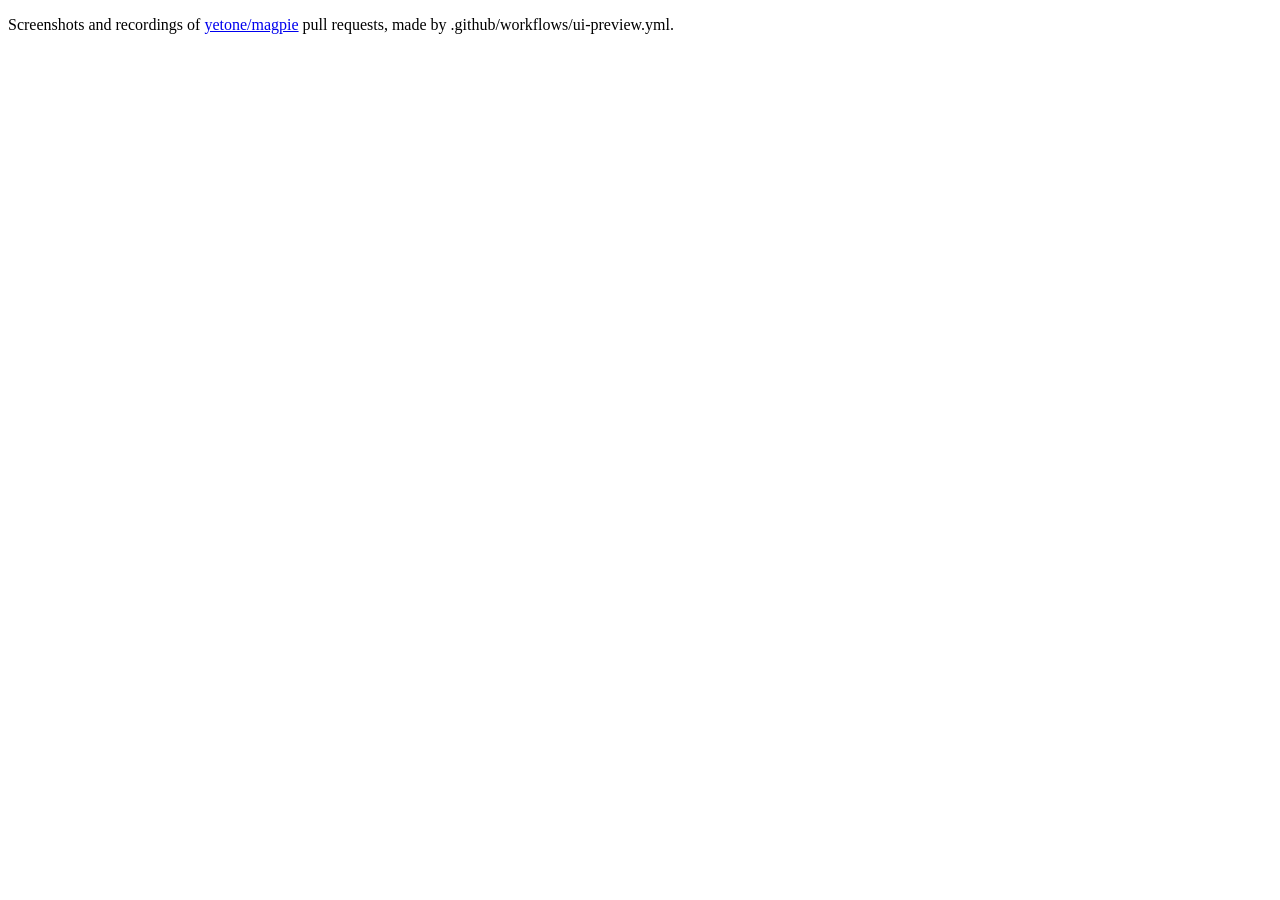
<file: index.html>
<!doctype html><meta charset="utf-8"><title>magpie UI previews</title><p>Screenshots and recordings of <a href="https://github.com/yetone/magpie/pulls">yetone/magpie</a> pull requests, made by .github/workflows/ui-preview.yml.</p>
</file>
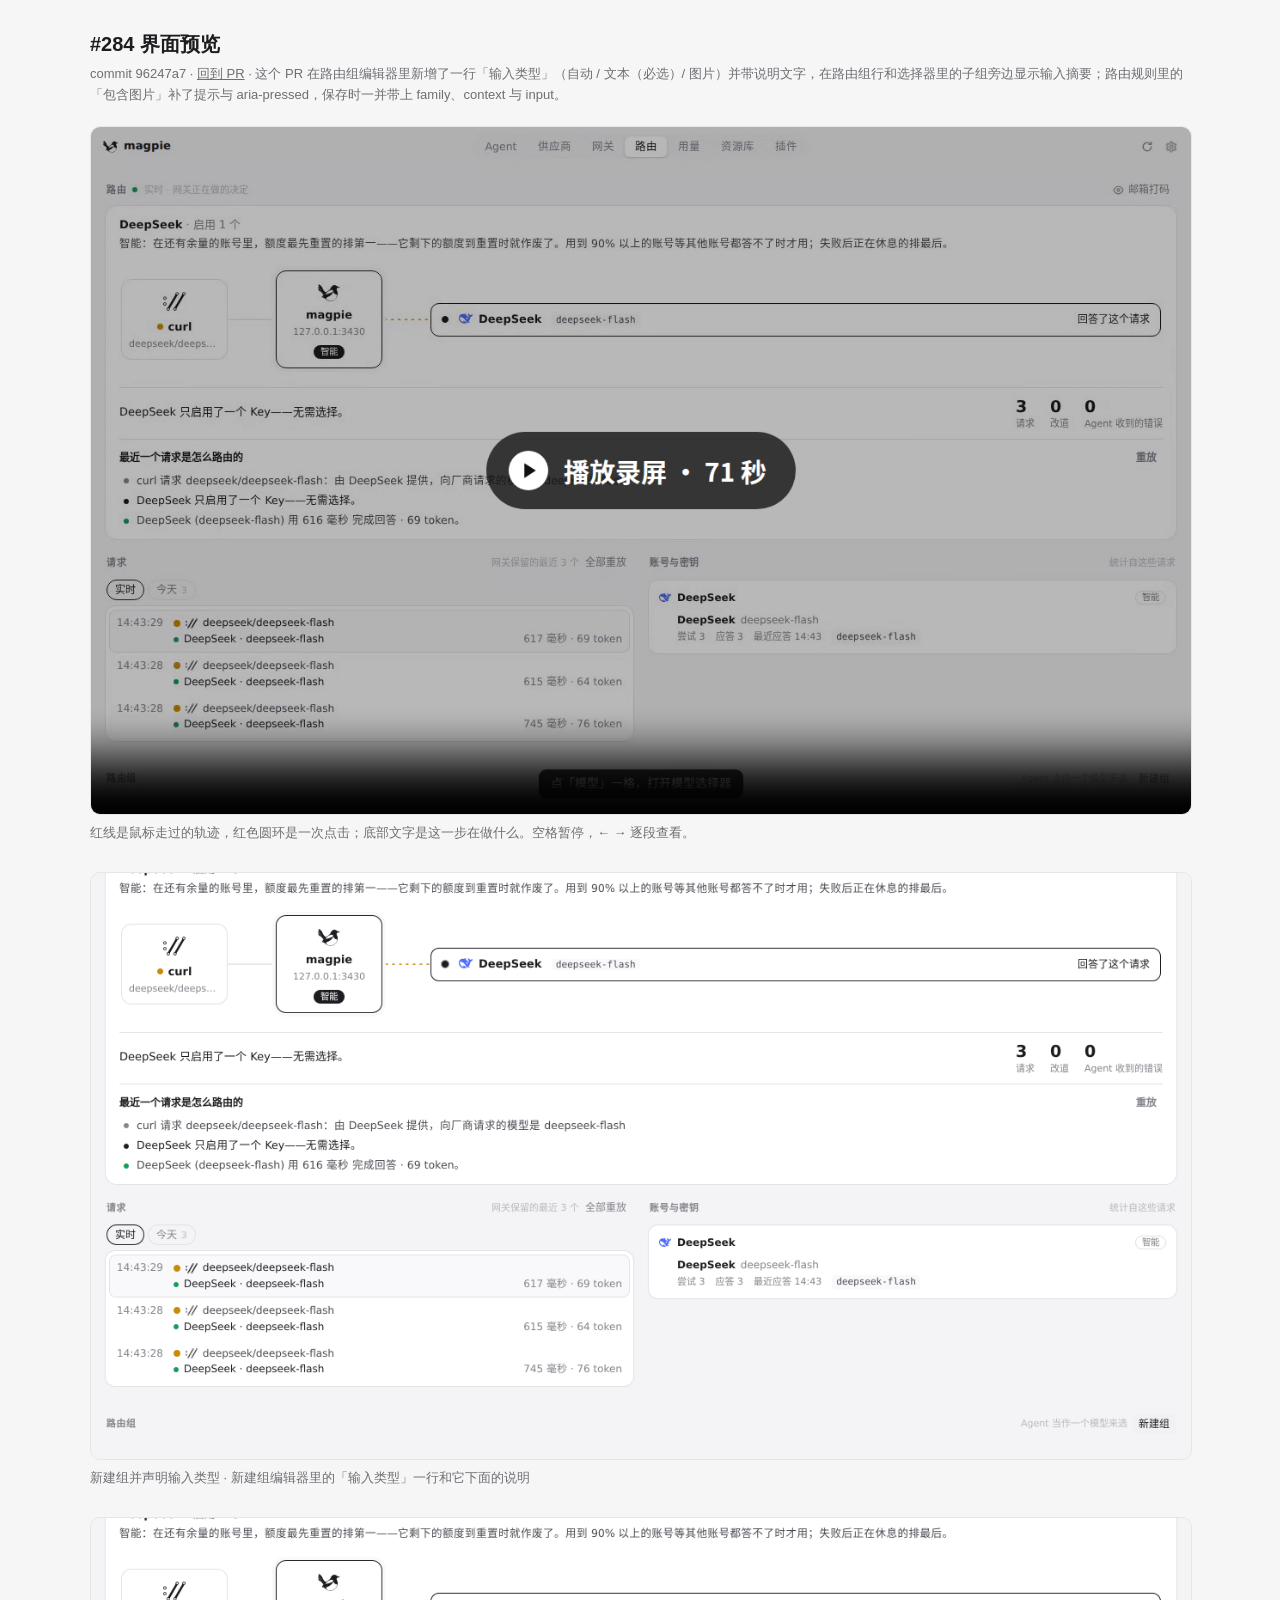
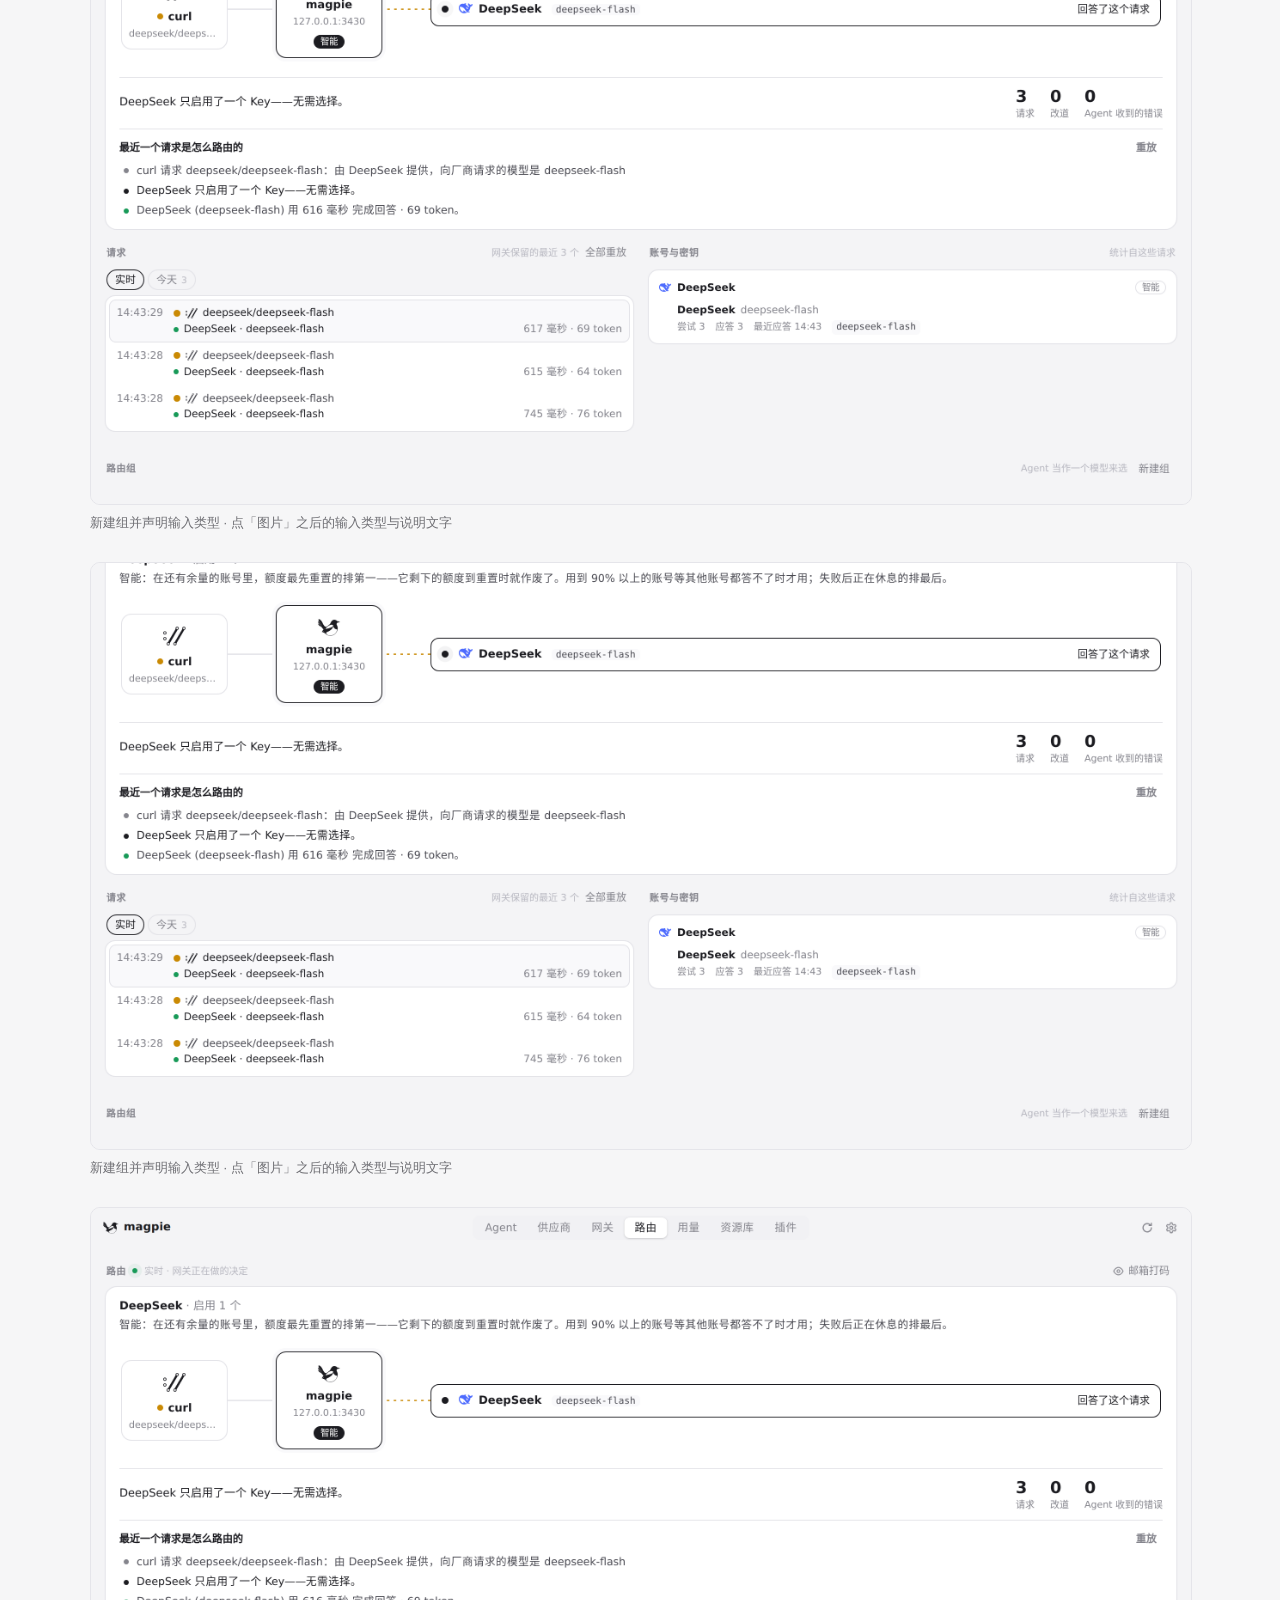
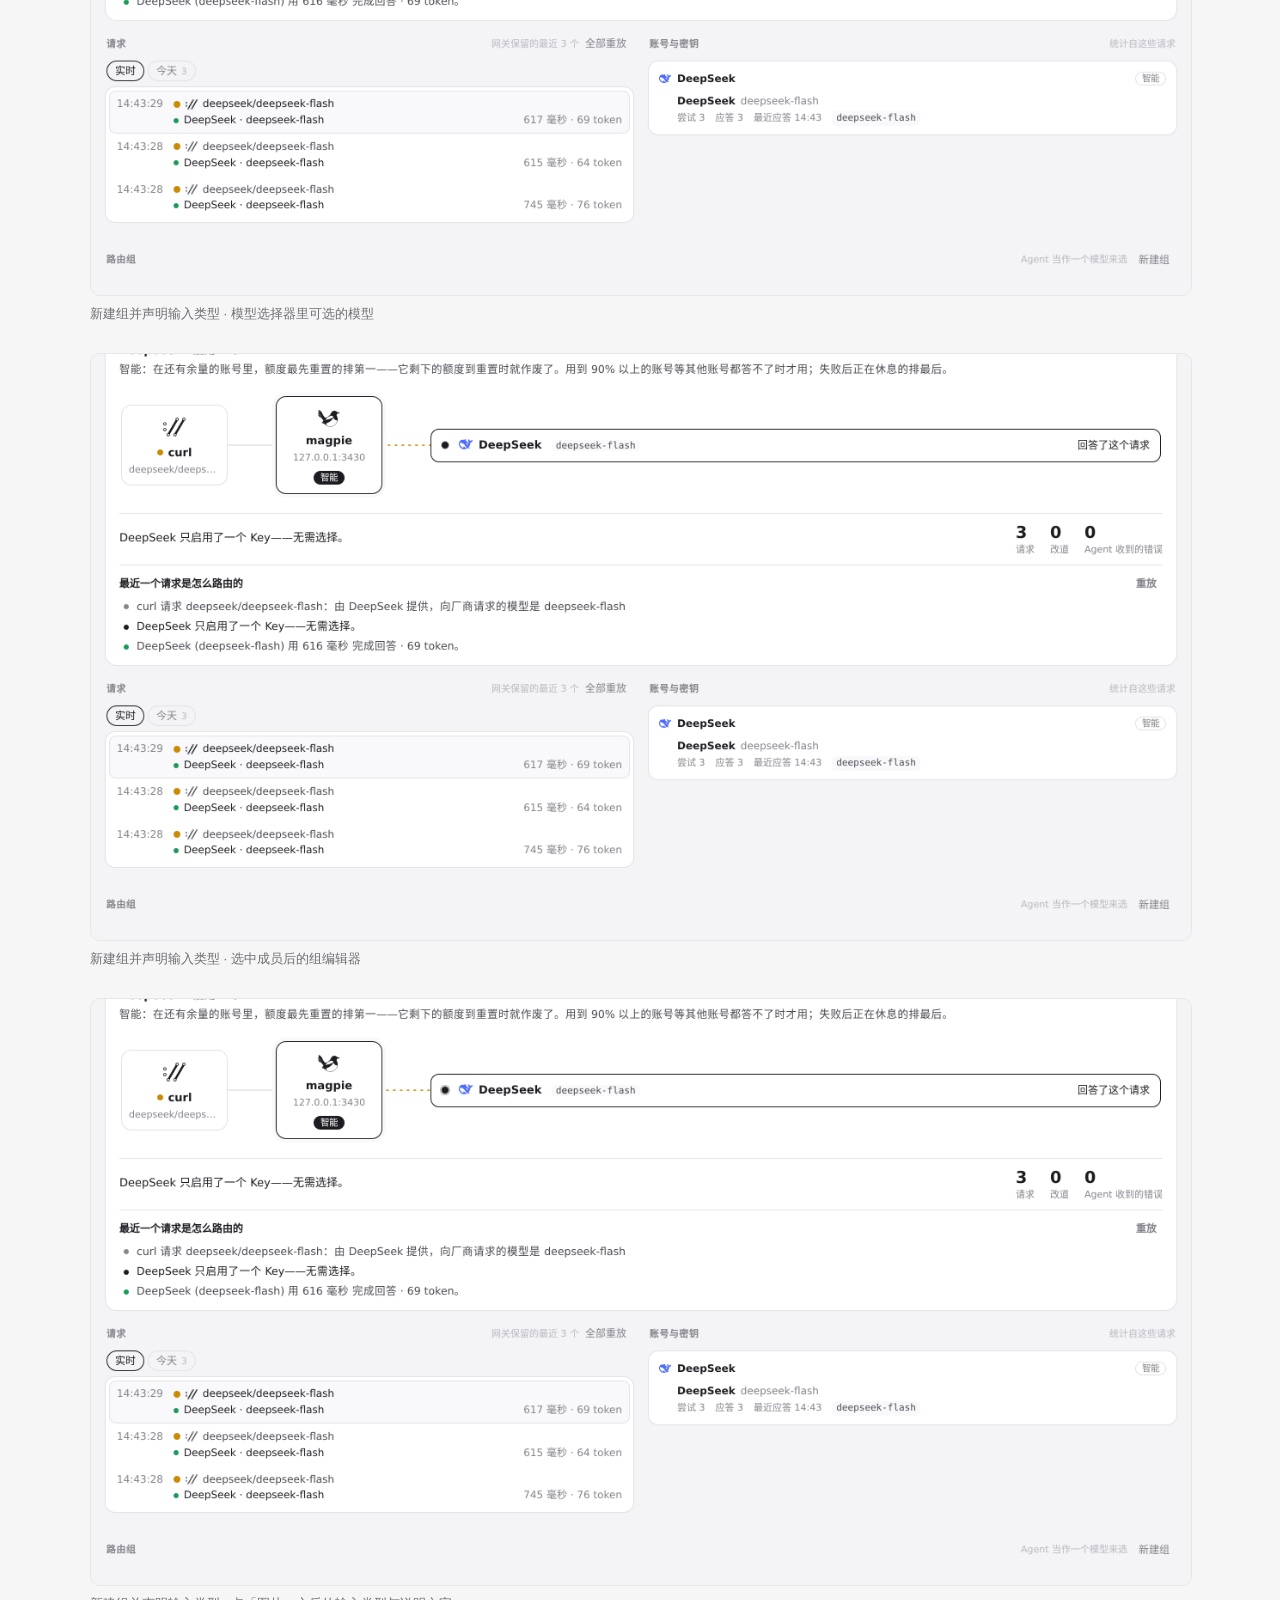
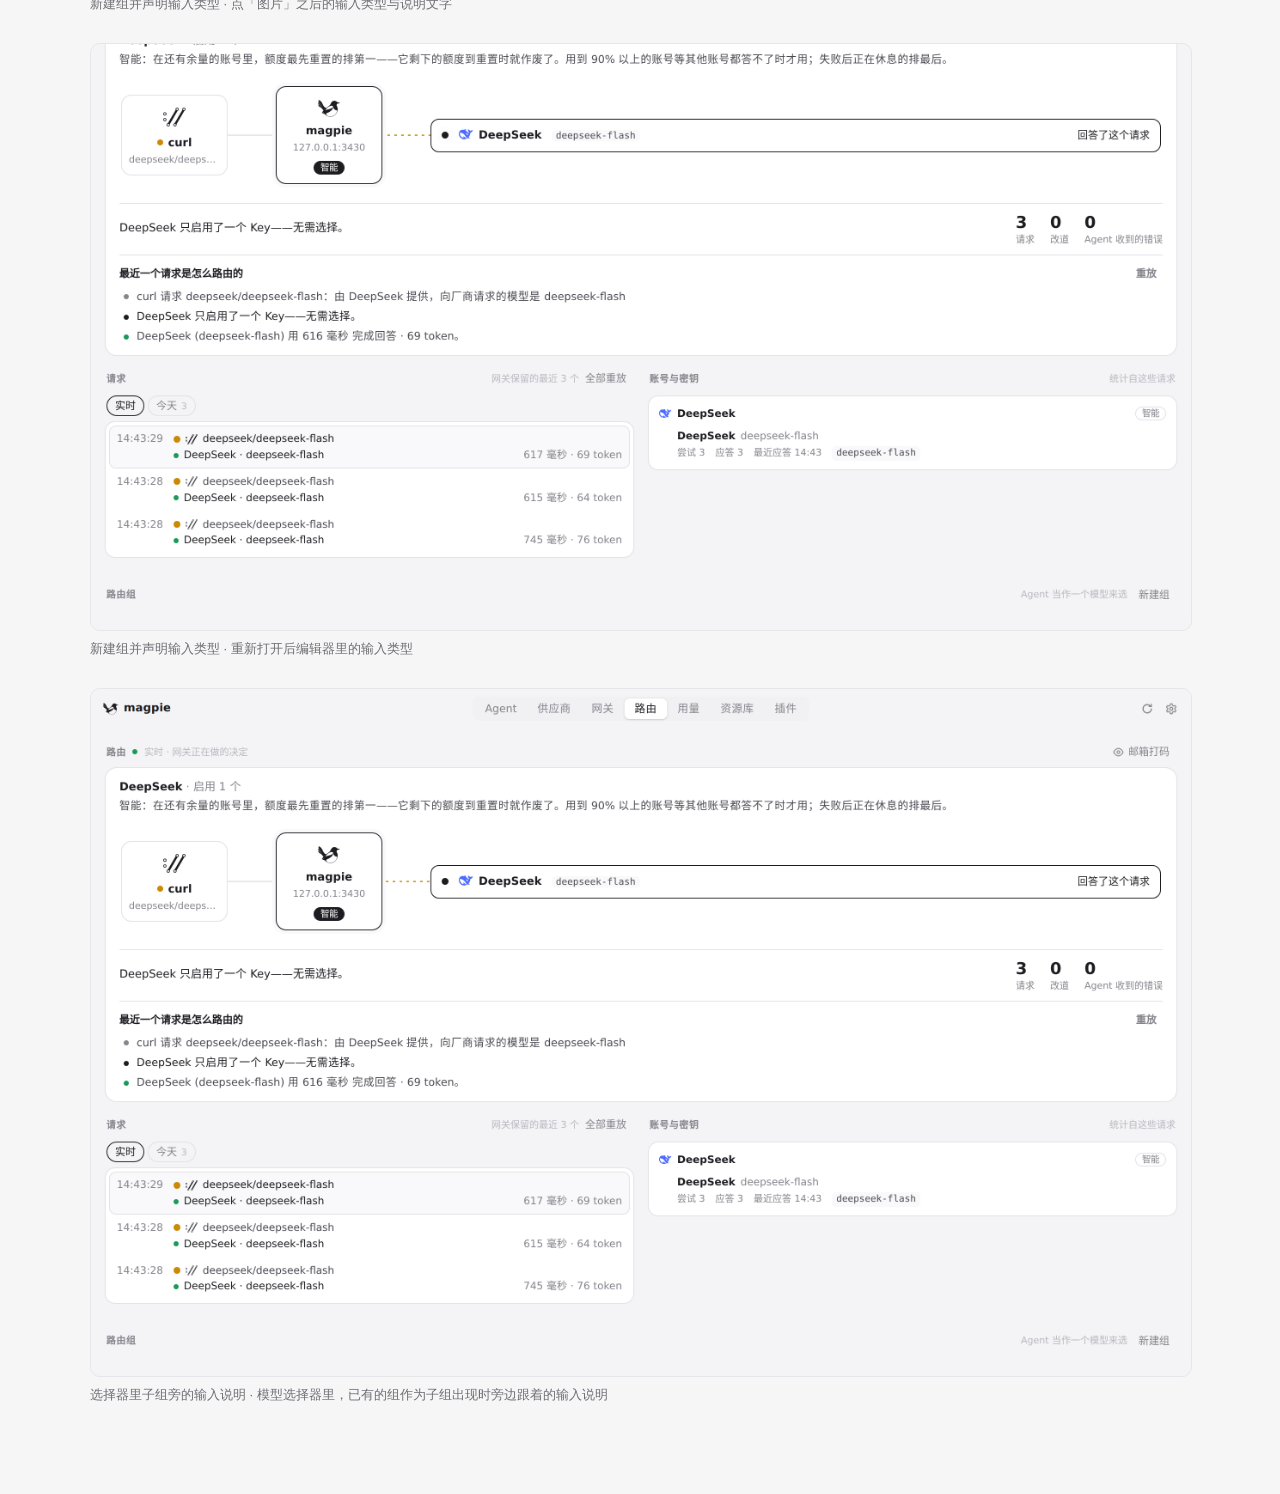
<file: pr-284/96247a7/index.html>
<!doctype html><html lang="zh"><meta charset="utf-8"><meta name="viewport" content="width=device-width,initial-scale=1">
<title>#284 界面预览 · 96247a7</title>
<style>:root{color-scheme:light dark;--bg:#f6f6f7;--fg:#1d1d1f;--muted:#6e6e73;--card:#fff;--line:#e5e5ea}
@media (prefers-color-scheme:dark){:root{--bg:#111113;--fg:#f2f2f4;--muted:#9a9aa0;--card:#1c1c1f;--line:#2c2c30}}
body{margin:0;background:var(--bg);color:var(--fg);font:15px/1.6 -apple-system,"Segoe UI","PingFang SC","Noto Sans CJK SC",sans-serif}
main{max-width:1100px;margin:0 auto;padding:28px 16px 60px}h1{font-size:20px;margin:0 0 4px}.m{color:var(--muted);font-size:13px;margin:0 0 20px}
video,img{display:block;width:100%;border-radius:10px;border:1px solid var(--line);background:var(--card)}figure{margin:0 0 28px}figcaption{color:var(--muted);font-size:13px;margin-top:8px}
a{color:inherit}</style>
<main><h1>#284 界面预览</h1><p class="m">commit 96247a7 · <a href="https://github.com/yetone/magpie/pull/284">回到 PR</a> · 这个 PR 在路由组编辑器里新增了一行「输入类型」（自动 / 文本（必选）/ 图片）并带说明文字，在路由组行和选择器里的子组旁边显示输入摘要；路由规则里的「包含图片」补了提示与 aria-pressed，保存时一并带上 family、context 与 input。</p>
<figure><video src="preview.mp4" controls autoplay muted playsinline poster="poster.png"></video><figcaption>红线是鼠标走过的轨迹，红色圆环是一次点击；底部文字是这一步在做什么。空格暂停，← → 逐段查看。</figcaption></figure>
<figure><img src="01-group-editor-input-auto.png" alt="新建组编辑器里的「输入类型」一行和它下面的说明"><figcaption>新建组并声明输入类型 · 新建组编辑器里的「输入类型」一行和它下面的说明</figcaption></figure>
<figure><img src="02-group-editor-input-image.png" alt="点「图片」之后的输入类型与说明文字"><figcaption>新建组并声明输入类型 · 点「图片」之后的输入类型与说明文字</figcaption></figure>
<figure><img src="04-group-editor-input-image.png" alt="点「图片」之后的输入类型与说明文字"><figcaption>新建组并声明输入类型 · 点「图片」之后的输入类型与说明文字</figcaption></figure>
<figure><img src="06-group-member-picker.png" alt="模型选择器里可选的模型"><figcaption>新建组并声明输入类型 · 模型选择器里可选的模型</figcaption></figure>
<figure><img src="07-group-editor-after-member.png" alt="选中成员后的组编辑器"><figcaption>新建组并声明输入类型 · 选中成员后的组编辑器</figcaption></figure>
<figure><img src="08-group-editor-input-image.png" alt="点「图片」之后的输入类型与说明文字"><figcaption>新建组并声明输入类型 · 点「图片」之后的输入类型与说明文字</figcaption></figure>
<figure><img src="10-group-editor-reopened.png" alt="重新打开后编辑器里的输入类型"><figcaption>新建组并声明输入类型 · 重新打开后编辑器里的输入类型</figcaption></figure>
<figure><img src="11-picker-subgroup-input-note.png" alt="模型选择器里，已有的组作为子组出现时旁边跟着的输入说明"><figcaption>选择器里子组旁的输入说明 · 模型选择器里，已有的组作为子组出现时旁边跟着的输入说明</figcaption></figure>
</main></html>
</file>
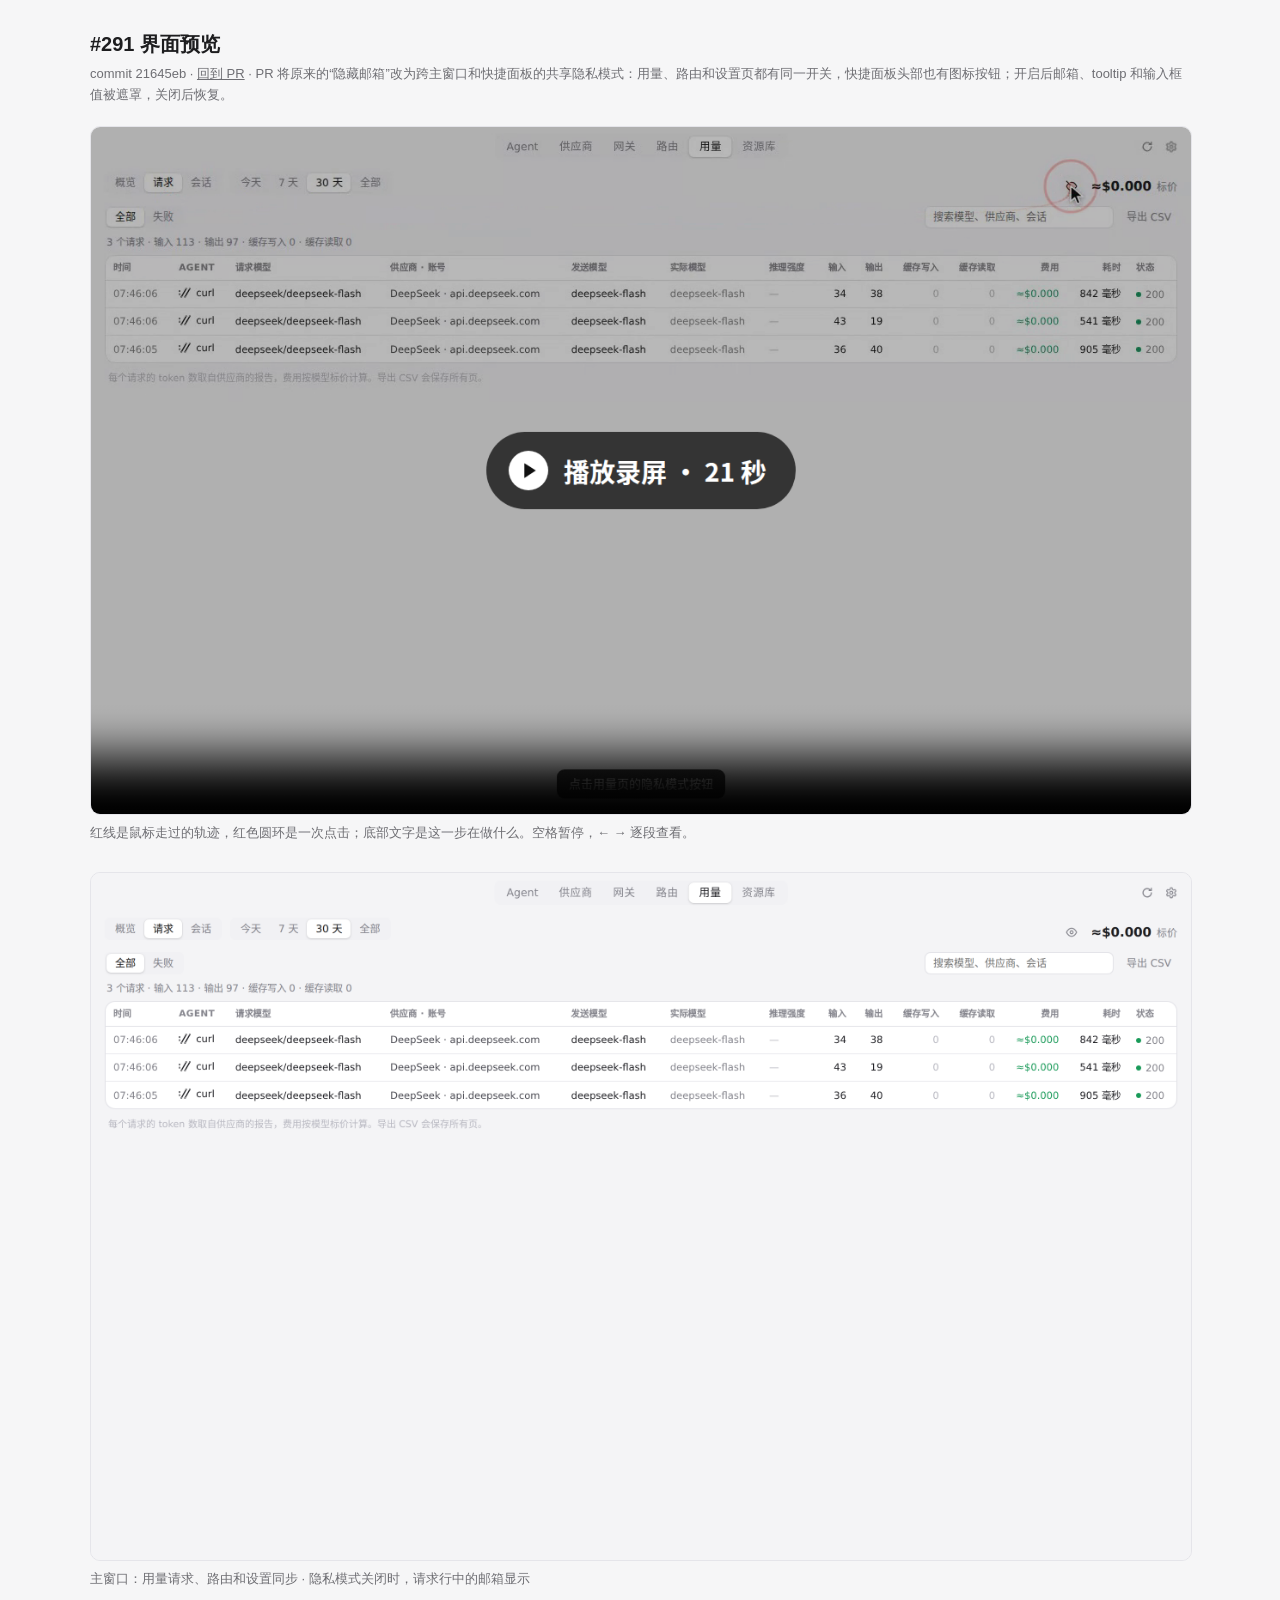
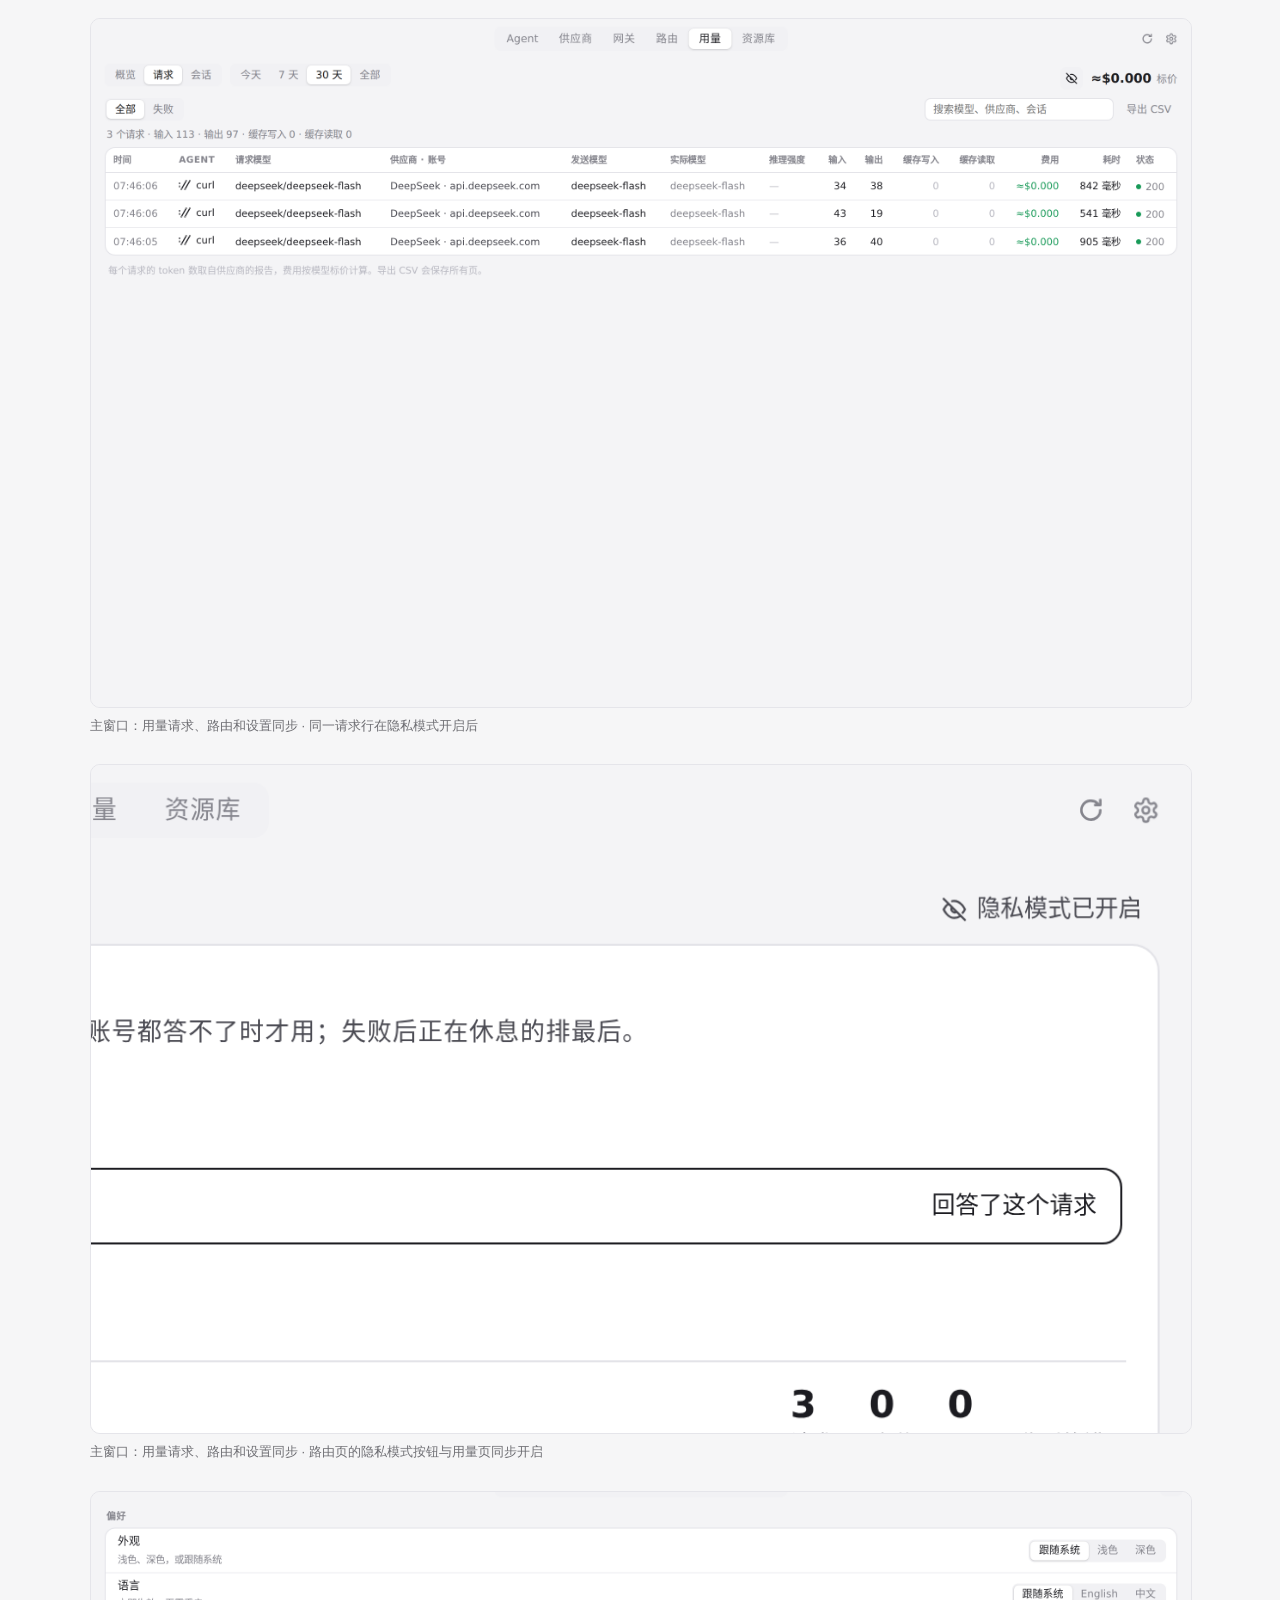
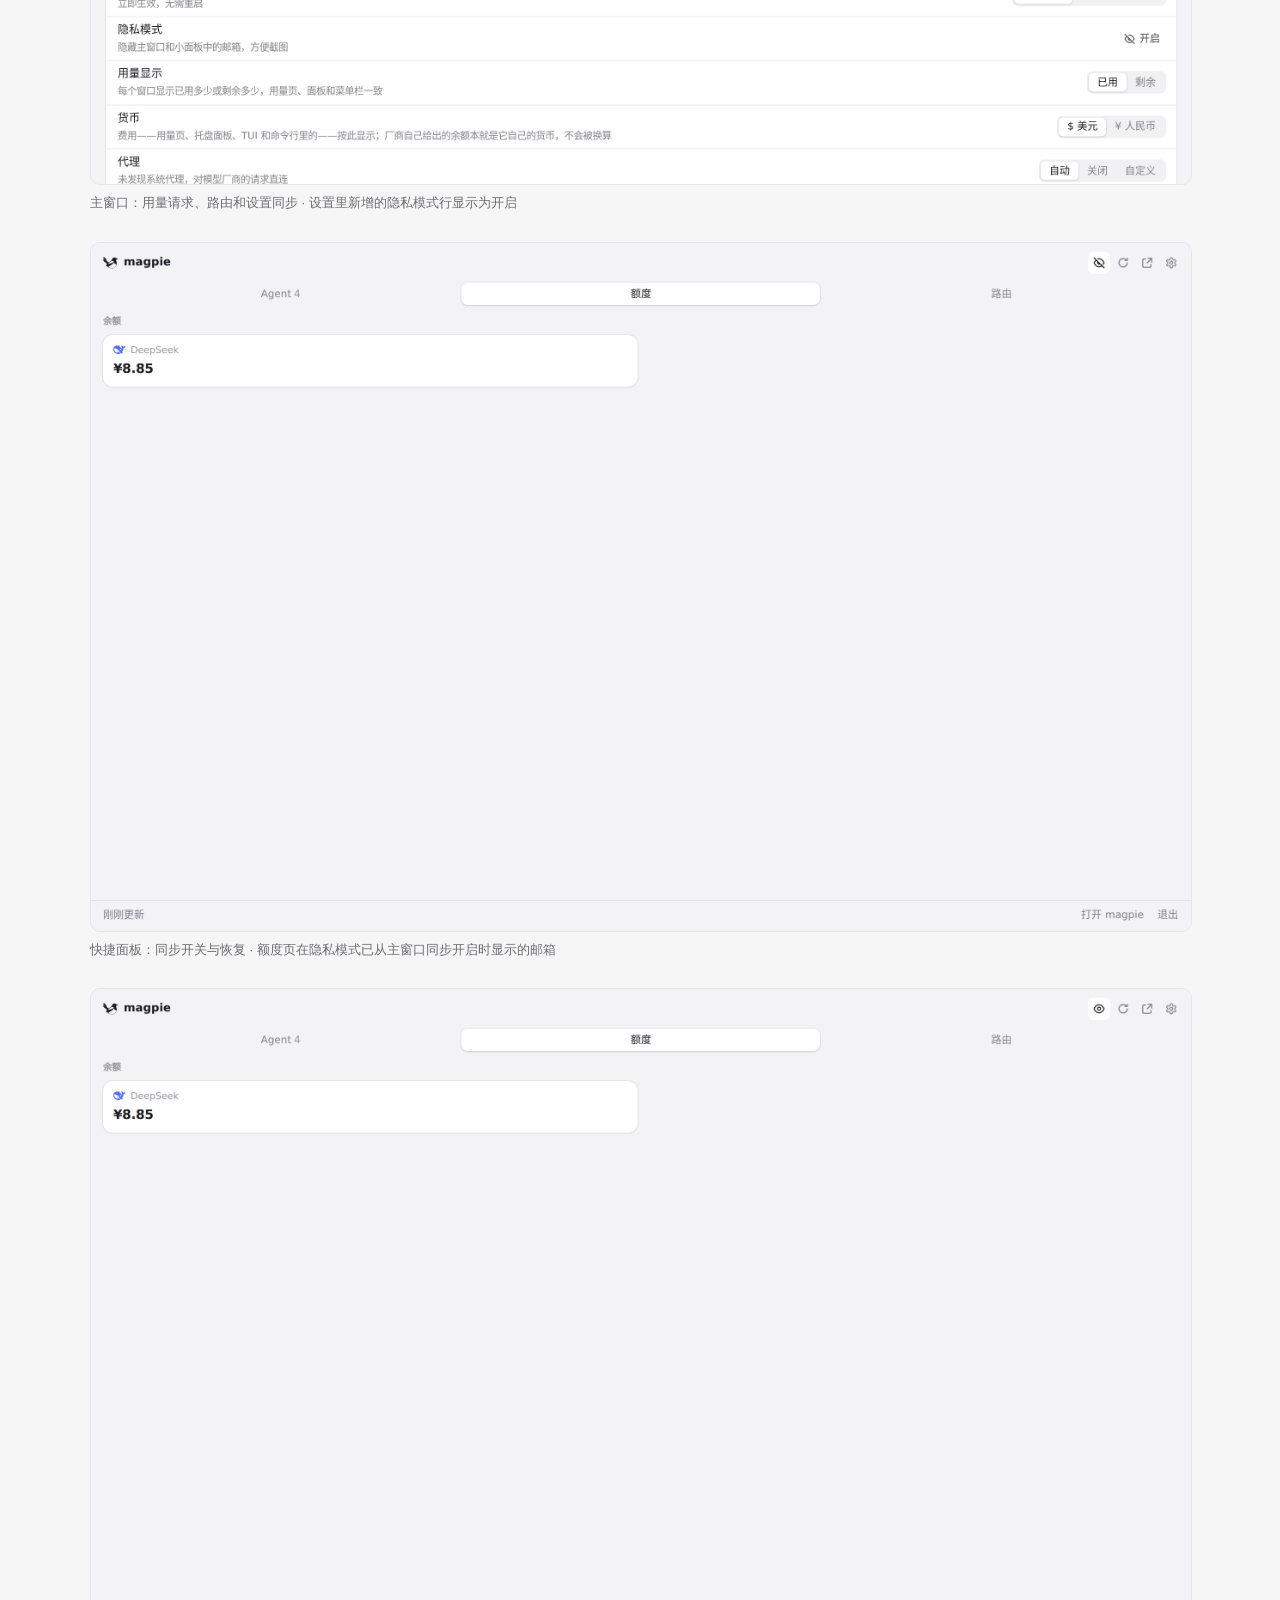
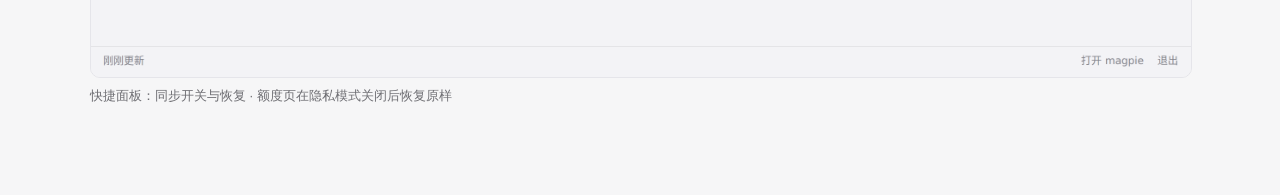
<file: pr-291/21645eb/index.html>
<!doctype html><html lang="zh"><meta charset="utf-8"><meta name="viewport" content="width=device-width,initial-scale=1">
<title>#291 界面预览 · 21645eb</title>
<style>:root{color-scheme:light dark;--bg:#f6f6f7;--fg:#1d1d1f;--muted:#6e6e73;--card:#fff;--line:#e5e5ea}
@media (prefers-color-scheme:dark){:root{--bg:#111113;--fg:#f2f2f4;--muted:#9a9aa0;--card:#1c1c1f;--line:#2c2c30}}
body{margin:0;background:var(--bg);color:var(--fg);font:15px/1.6 -apple-system,"Segoe UI","PingFang SC","Noto Sans CJK SC",sans-serif}
main{max-width:1100px;margin:0 auto;padding:28px 16px 60px}h1{font-size:20px;margin:0 0 4px}.m{color:var(--muted);font-size:13px;margin:0 0 20px}
video,img{display:block;width:100%;border-radius:10px;border:1px solid var(--line);background:var(--card)}figure{margin:0 0 28px}figcaption{color:var(--muted);font-size:13px;margin-top:8px}
a{color:inherit}</style>
<main><h1>#291 界面预览</h1><p class="m">commit 21645eb · <a href="https://github.com/yetone/magpie/pull/291">回到 PR</a> · PR 将原来的“隐藏邮箱”改为跨主窗口和快捷面板的共享隐私模式：用量、路由和设置页都有同一开关，快捷面板头部也有图标按钮；开启后邮箱、tooltip 和输入框值被遮罩，关闭后恢复。</p>
<figure><video src="preview.mp4" controls autoplay muted playsinline poster="poster.png"></video><figcaption>红线是鼠标走过的轨迹，红色圆环是一次点击；底部文字是这一步在做什么。空格暂停，← → 逐段查看。</figcaption></figure>
<figure><img src="01-usage-requests-privacy-off.png" alt="隐私模式关闭时，请求行中的邮箱显示"><figcaption>主窗口：用量请求、路由和设置同步 · 隐私模式关闭时，请求行中的邮箱显示</figcaption></figure>
<figure><img src="02-usage-requests-privacy-on.png" alt="同一请求行在隐私模式开启后"><figcaption>主窗口：用量请求、路由和设置同步 · 同一请求行在隐私模式开启后</figcaption></figure>
<figure><img src="03-routing-privacy-on.png" alt="路由页的隐私模式按钮与用量页同步开启"><figcaption>主窗口：用量请求、路由和设置同步 · 路由页的隐私模式按钮与用量页同步开启</figcaption></figure>
<figure><img src="04-settings-privacy-on.png" alt="设置里新增的隐私模式行显示为开启"><figcaption>主窗口：用量请求、路由和设置同步 · 设置里新增的隐私模式行显示为开启</figcaption></figure>
<figure><img src="05-panel-usage-privacy-on.png" alt="额度页在隐私模式已从主窗口同步开启时显示的邮箱"><figcaption>快捷面板：同步开关与恢复 · 额度页在隐私模式已从主窗口同步开启时显示的邮箱</figcaption></figure>
<figure><img src="06-panel-usage-privacy-off.png" alt="额度页在隐私模式关闭后恢复原样"><figcaption>快捷面板：同步开关与恢复 · 额度页在隐私模式关闭后恢复原样</figcaption></figure>
</main></html>
</file>
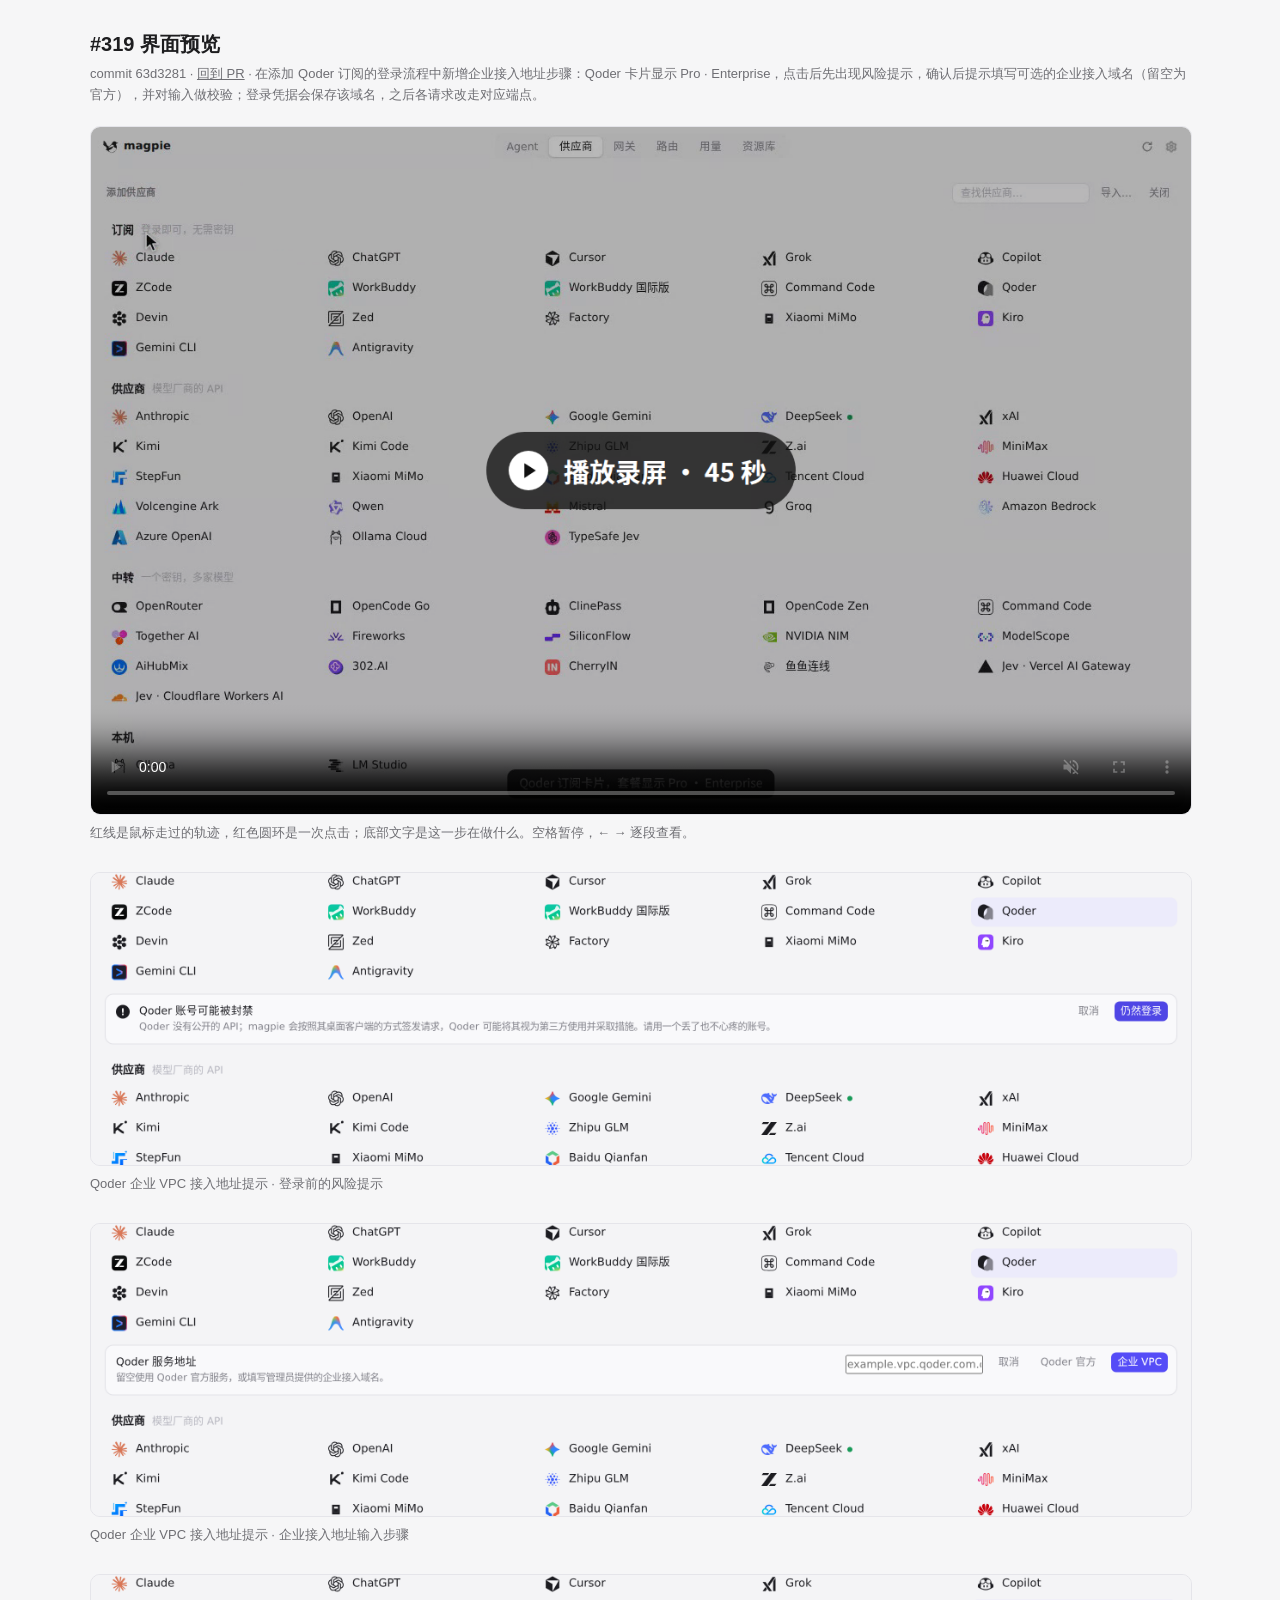
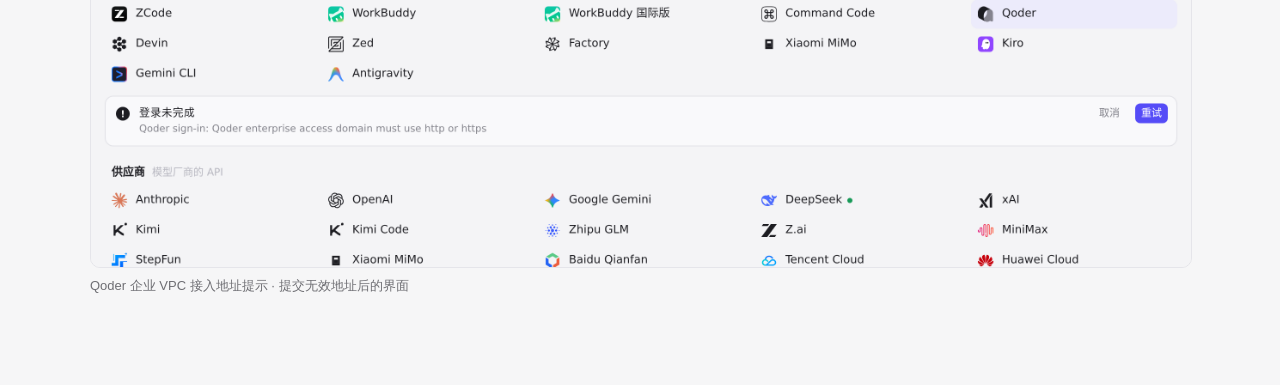
<file: pr-319/63d3281/index.html>
<!doctype html><html lang="zh"><meta charset="utf-8"><meta name="viewport" content="width=device-width,initial-scale=1">
<title>#319 界面预览 · 63d3281</title>
<style>:root{color-scheme:light dark;--bg:#f6f6f7;--fg:#1d1d1f;--muted:#6e6e73;--card:#fff;--line:#e5e5ea}
@media (prefers-color-scheme:dark){:root{--bg:#111113;--fg:#f2f2f4;--muted:#9a9aa0;--card:#1c1c1f;--line:#2c2c30}}
body{margin:0;background:var(--bg);color:var(--fg);font:15px/1.6 -apple-system,"Segoe UI","PingFang SC","Noto Sans CJK SC",sans-serif}
main{max-width:1100px;margin:0 auto;padding:28px 16px 60px}h1{font-size:20px;margin:0 0 4px}.m{color:var(--muted);font-size:13px;margin:0 0 20px}
video,img{display:block;width:100%;border-radius:10px;border:1px solid var(--line);background:var(--card)}figure{margin:0 0 28px}figcaption{color:var(--muted);font-size:13px;margin-top:8px}
a{color:inherit}</style>
<main><h1>#319 界面预览</h1><p class="m">commit 63d3281 · <a href="https://github.com/yetone/magpie/pull/319">回到 PR</a> · 在添加 Qoder 订阅的登录流程中新增企业接入地址步骤：Qoder 卡片显示 Pro · Enterprise，点击后先出现风险提示，确认后提示填写可选的企业接入域名（留空为官方），并对输入做校验；登录凭据会保存该域名，之后各请求改走对应端点。</p>
<figure><video src="preview.mp4" controls autoplay muted playsinline poster="poster.png"></video><figcaption>红线是鼠标走过的轨迹，红色圆环是一次点击；底部文字是这一步在做什么。空格暂停，← → 逐段查看。</figcaption></figure>
<figure><img src="02-qoder-risk-prompt.png" alt="登录前的风险提示"><figcaption>Qoder 企业 VPC 接入地址提示 · 登录前的风险提示</figcaption></figure>
<figure><img src="03-qoder-endpoint-prompt.png" alt="企业接入地址输入步骤"><figcaption>Qoder 企业 VPC 接入地址提示 · 企业接入地址输入步骤</figcaption></figure>
<figure><img src="04-qoder-endpoint-invalid.png" alt="提交无效地址后的界面"><figcaption>Qoder 企业 VPC 接入地址提示 · 提交无效地址后的界面</figcaption></figure>
</main></html>
</file>
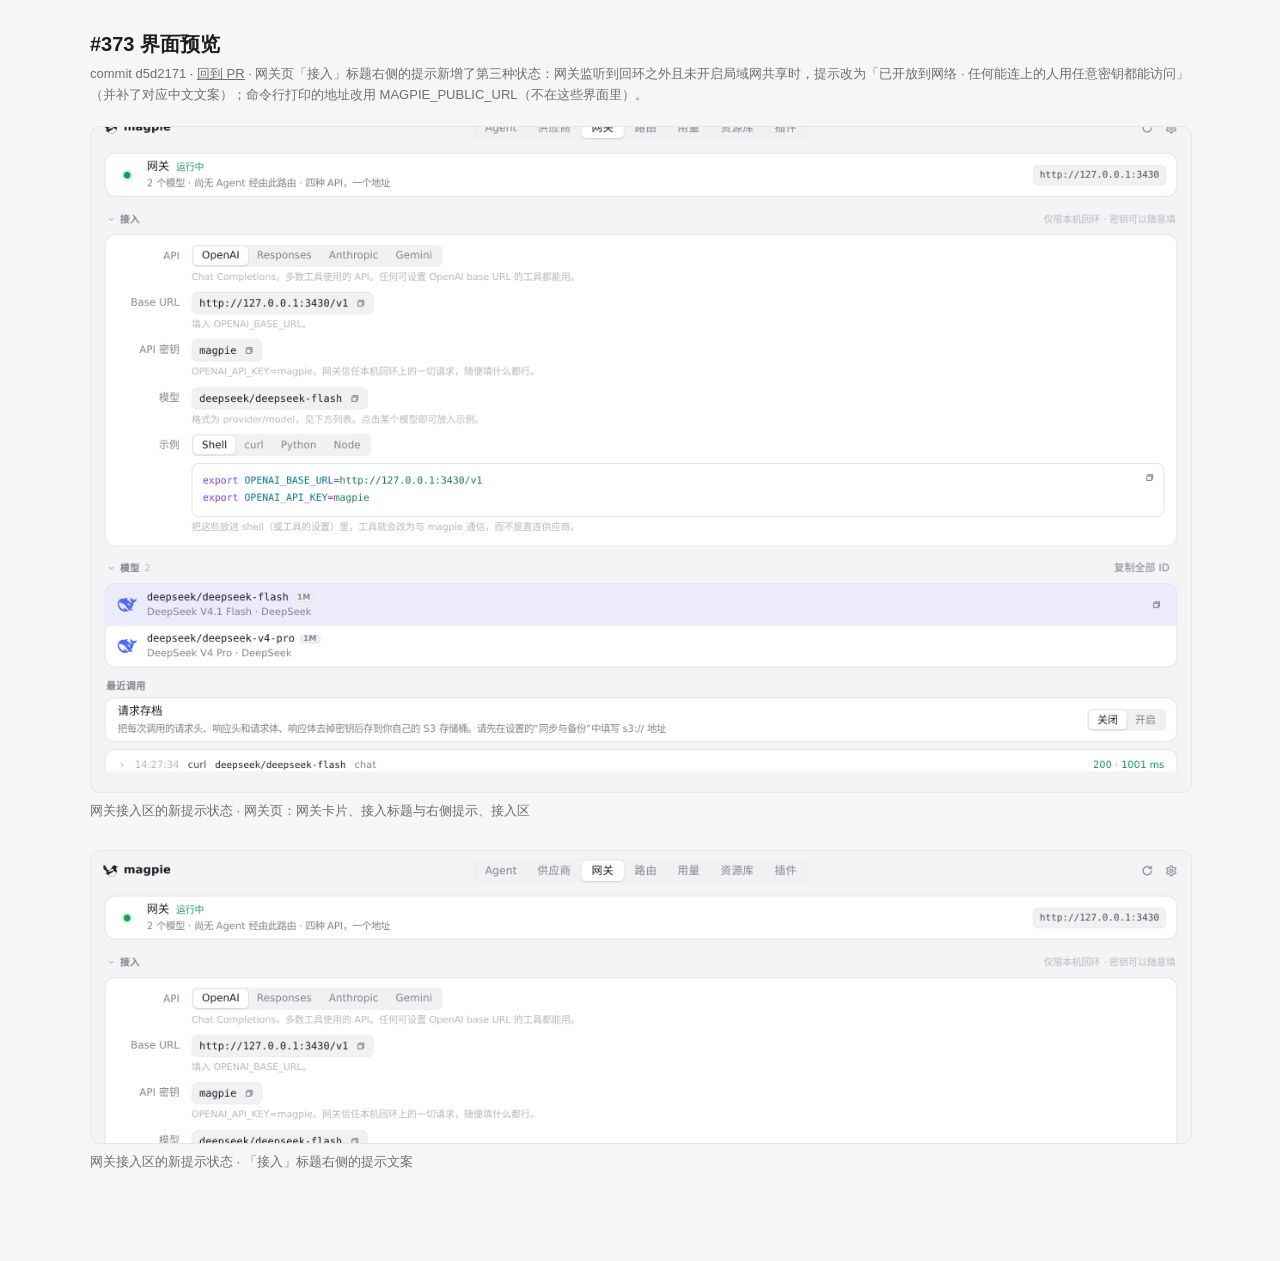
<file: pr-373/d5d2171/index.html>
<!doctype html><html lang="zh"><meta charset="utf-8"><meta name="viewport" content="width=device-width,initial-scale=1">
<title>#373 界面预览 · d5d2171</title>
<style>:root{color-scheme:light dark;--bg:#f6f6f7;--fg:#1d1d1f;--muted:#6e6e73;--card:#fff;--line:#e5e5ea}
@media (prefers-color-scheme:dark){:root{--bg:#111113;--fg:#f2f2f4;--muted:#9a9aa0;--card:#1c1c1f;--line:#2c2c30}}
body{margin:0;background:var(--bg);color:var(--fg);font:15px/1.6 -apple-system,"Segoe UI","PingFang SC","Noto Sans CJK SC",sans-serif}
main{max-width:1100px;margin:0 auto;padding:28px 16px 60px}h1{font-size:20px;margin:0 0 4px}.m{color:var(--muted);font-size:13px;margin:0 0 20px}
video,img{display:block;width:100%;border-radius:10px;border:1px solid var(--line);background:var(--card)}figure{margin:0 0 28px}figcaption{color:var(--muted);font-size:13px;margin-top:8px}
a{color:inherit}</style>
<main><h1>#373 界面预览</h1><p class="m">commit d5d2171 · <a href="https://github.com/yetone/magpie/pull/373">回到 PR</a> · 网关页「接入」标题右侧的提示新增了第三种状态：网关监听到回环之外且未开启局域网共享时，提示改为「已开放到网络 · 任何能连上的人用任意密钥都能访问」（并补了对应中文文案）；命令行打印的地址改用 MAGPIE_PUBLIC_URL（不在这些界面里）。</p>

<figure><img src="01-gateway-connect-area.png" alt="网关页：网关卡片、接入标题与右侧提示、接入区"><figcaption>网关接入区的新提示状态 · 网关页：网关卡片、接入标题与右侧提示、接入区</figcaption></figure>
<figure><img src="02-connect-hint-state.png" alt="「接入」标题右侧的提示文案"><figcaption>网关接入区的新提示状态 · 「接入」标题右侧的提示文案</figcaption></figure>
</main></html>
</file>
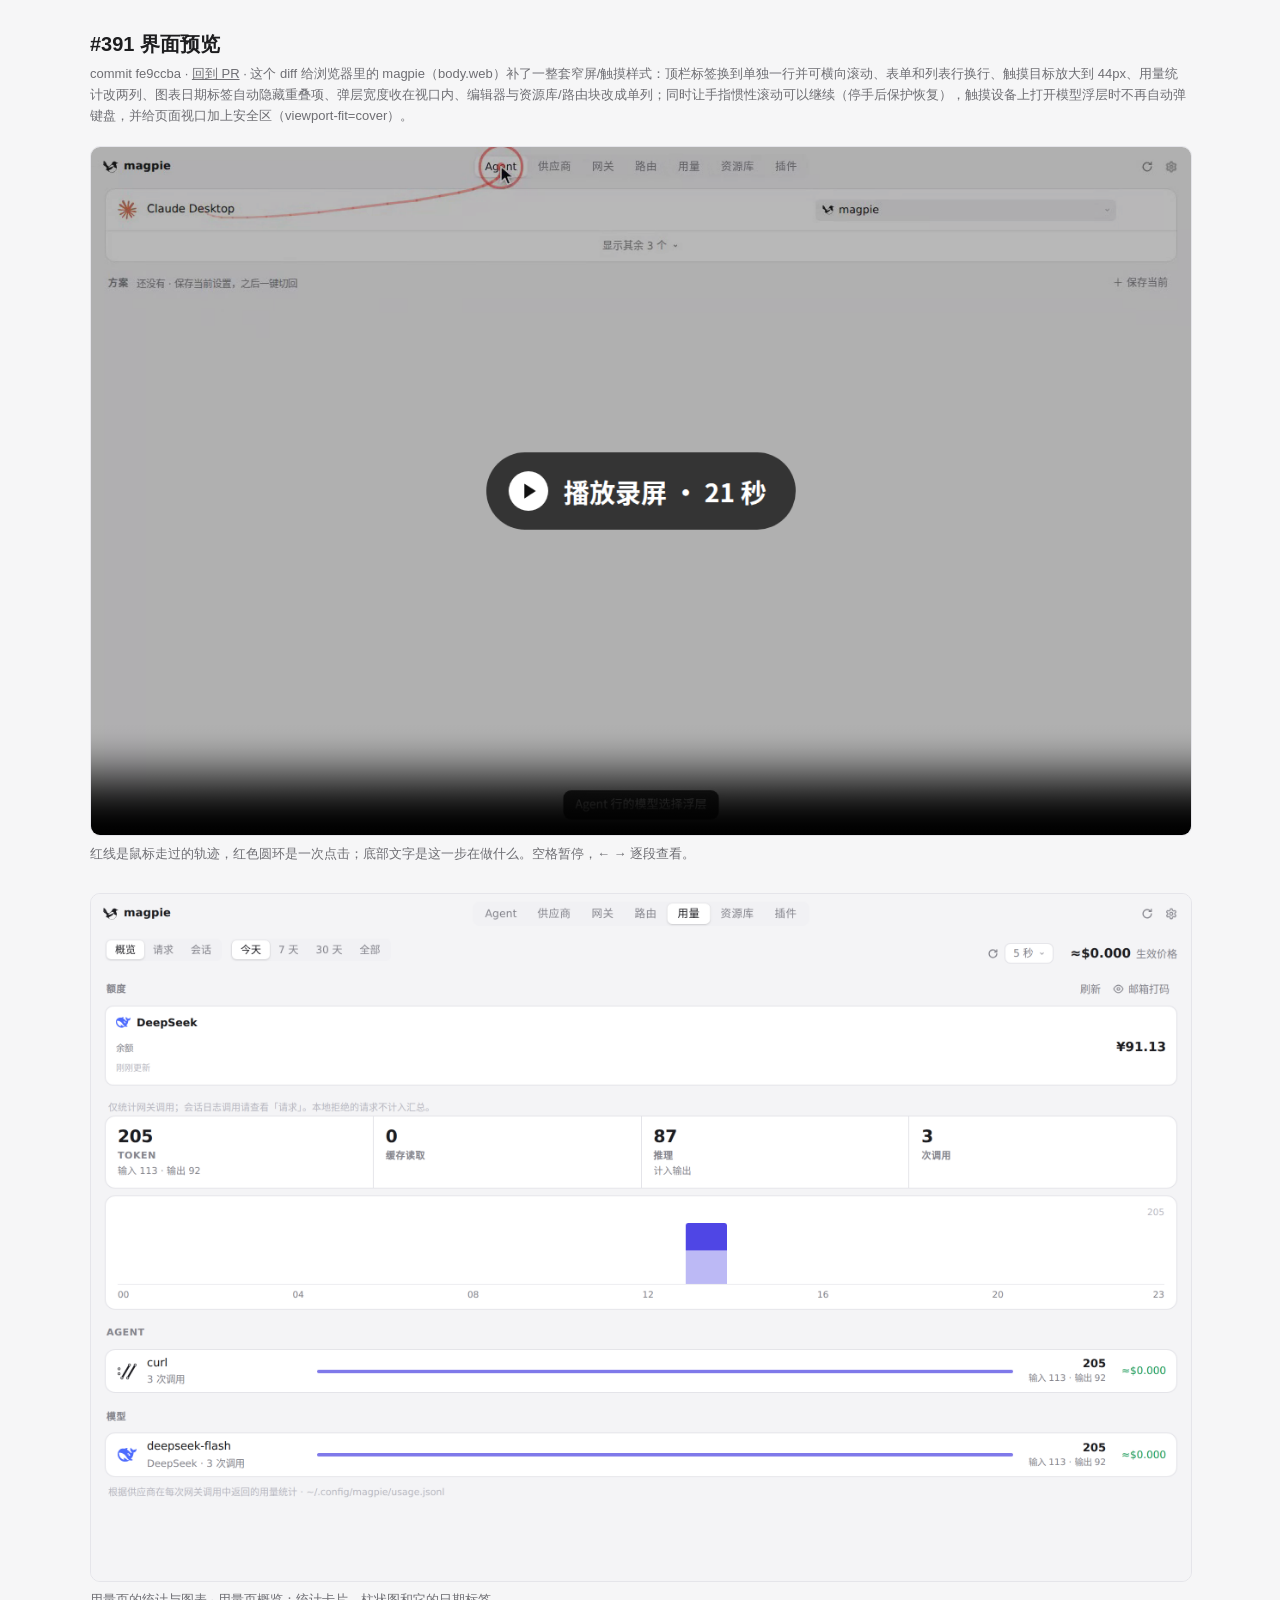
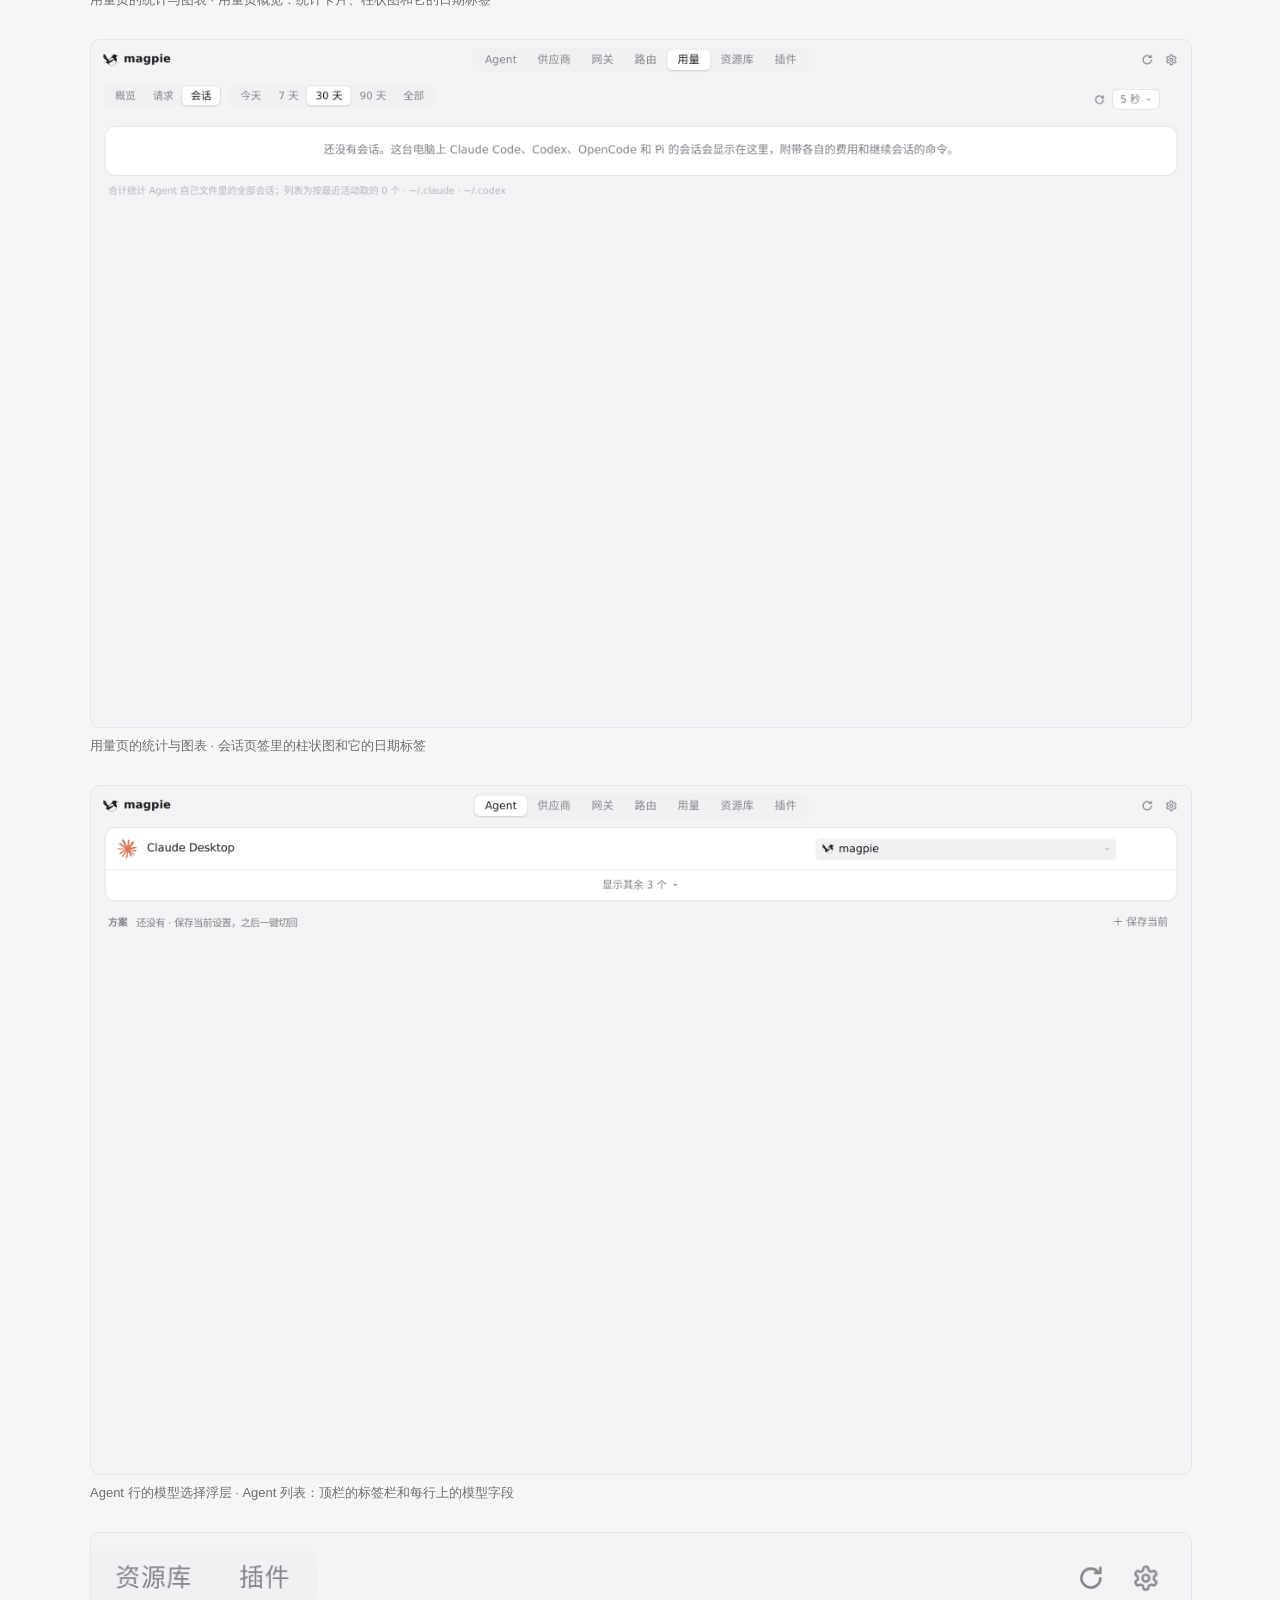
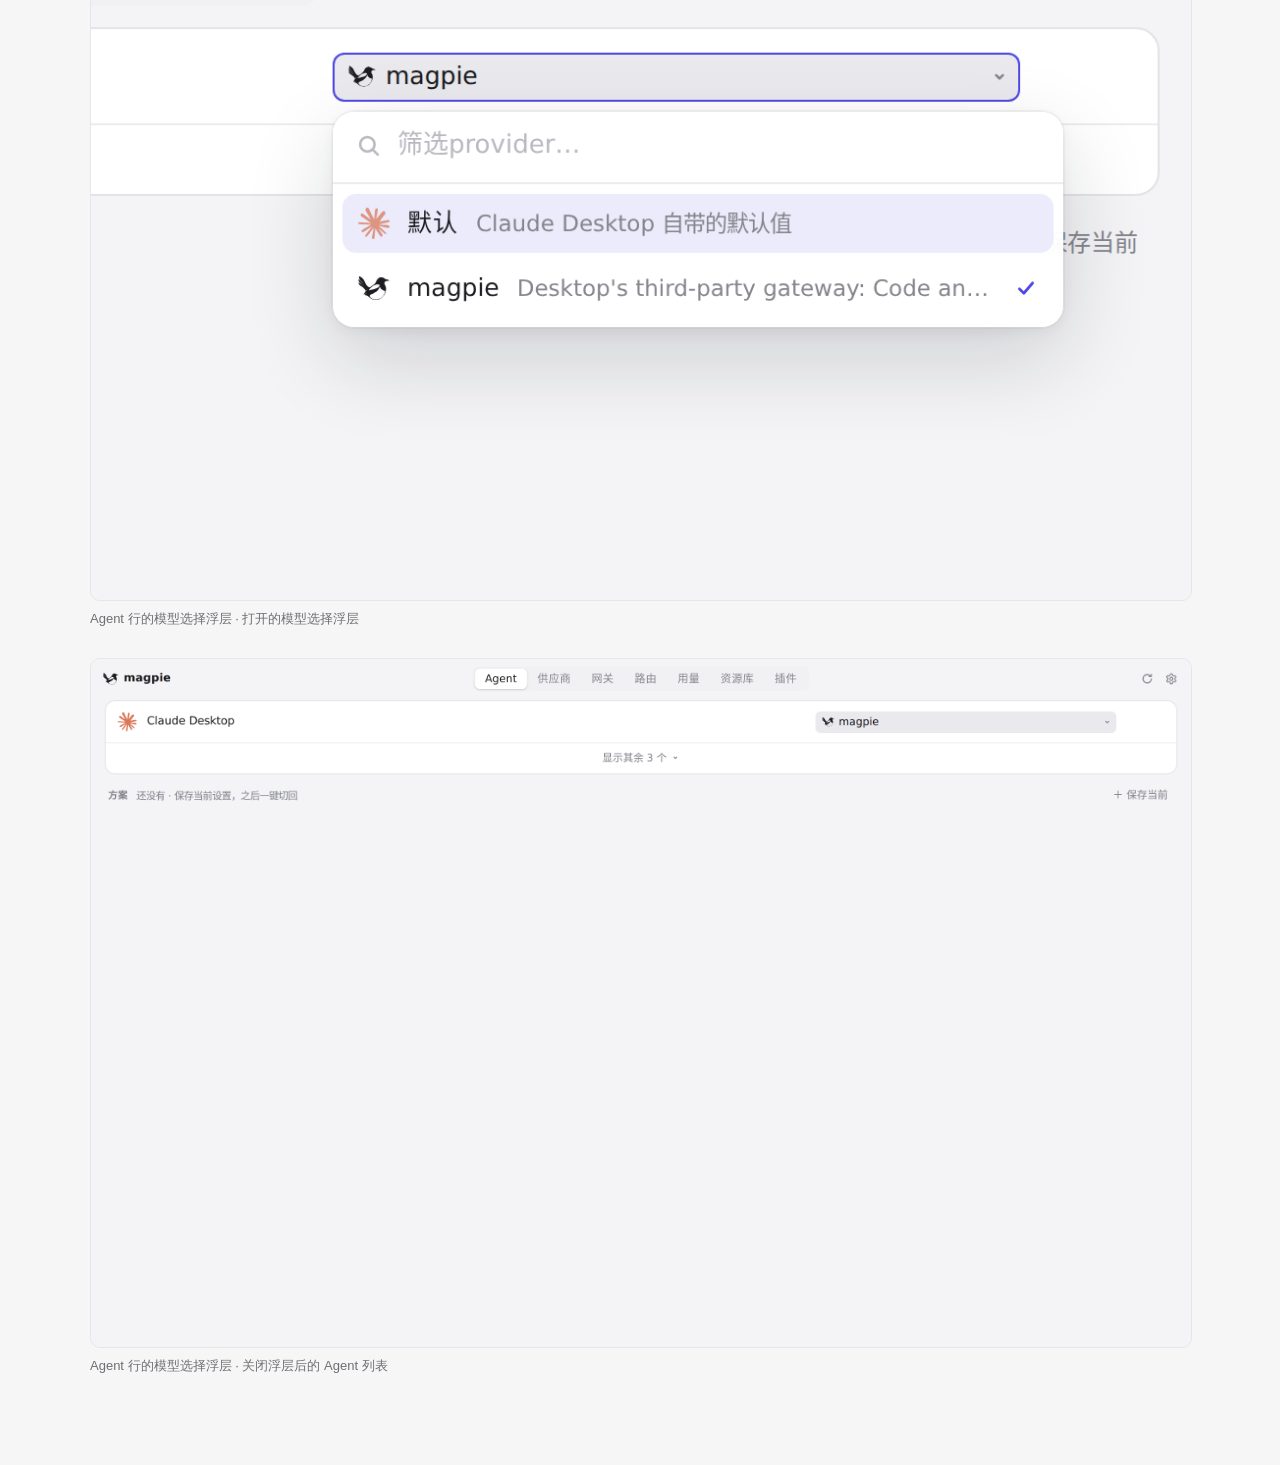
<file: pr-391/fe9ccba/index.html>
<!doctype html><html lang="zh"><meta charset="utf-8"><meta name="viewport" content="width=device-width,initial-scale=1">
<title>#391 界面预览 · fe9ccba</title>
<style>:root{color-scheme:light dark;--bg:#f6f6f7;--fg:#1d1d1f;--muted:#6e6e73;--card:#fff;--line:#e5e5ea}
@media (prefers-color-scheme:dark){:root{--bg:#111113;--fg:#f2f2f4;--muted:#9a9aa0;--card:#1c1c1f;--line:#2c2c30}}
body{margin:0;background:var(--bg);color:var(--fg);font:15px/1.6 -apple-system,"Segoe UI","PingFang SC","Noto Sans CJK SC",sans-serif}
main{max-width:1100px;margin:0 auto;padding:28px 16px 60px}h1{font-size:20px;margin:0 0 4px}.m{color:var(--muted);font-size:13px;margin:0 0 20px}
video,img{display:block;width:100%;border-radius:10px;border:1px solid var(--line);background:var(--card)}figure{margin:0 0 28px}figcaption{color:var(--muted);font-size:13px;margin-top:8px}
a{color:inherit}</style>
<main><h1>#391 界面预览</h1><p class="m">commit fe9ccba · <a href="https://github.com/yetone/magpie/pull/391">回到 PR</a> · 这个 diff 给浏览器里的 magpie（body.web）补了一整套窄屏/触摸样式：顶栏标签换到单独一行并可横向滚动、表单和列表行换行、触摸目标放大到 44px、用量统计改两列、图表日期标签自动隐藏重叠项、弹层宽度收在视口内、编辑器与资源库/路由块改成单列；同时让手指惯性滚动可以继续（停手后保护恢复），触摸设备上打开模型浮层时不再自动弹键盘，并给页面视口加上安全区（viewport-fit=cover）。</p>
<figure><video src="preview.mp4" controls autoplay muted playsinline poster="poster.png"></video><figcaption>红线是鼠标走过的轨迹，红色圆环是一次点击；底部文字是这一步在做什么。空格暂停，← → 逐段查看。</figcaption></figure>
<figure><img src="01-usage-overview.png" alt="用量页概览：统计卡片、柱状图和它的日期标签"><figcaption>用量页的统计与图表 · 用量页概览：统计卡片、柱状图和它的日期标签</figcaption></figure>
<figure><img src="02-usage-sessions-chart.png" alt="会话页签里的柱状图和它的日期标签"><figcaption>用量页的统计与图表 · 会话页签里的柱状图和它的日期标签</figcaption></figure>
<figure><img src="03-agents-list.png" alt="Agent 列表：顶栏的标签栏和每行上的模型字段"><figcaption>Agent 行的模型选择浮层 · Agent 列表：顶栏的标签栏和每行上的模型字段</figcaption></figure>
<figure><img src="04-model-picker-pop.png" alt="打开的模型选择浮层"><figcaption>Agent 行的模型选择浮层 · 打开的模型选择浮层</figcaption></figure>
<figure><img src="05-agents-list.png" alt="关闭浮层后的 Agent 列表"><figcaption>Agent 行的模型选择浮层 · 关闭浮层后的 Agent 列表</figcaption></figure>
</main></html>
</file>
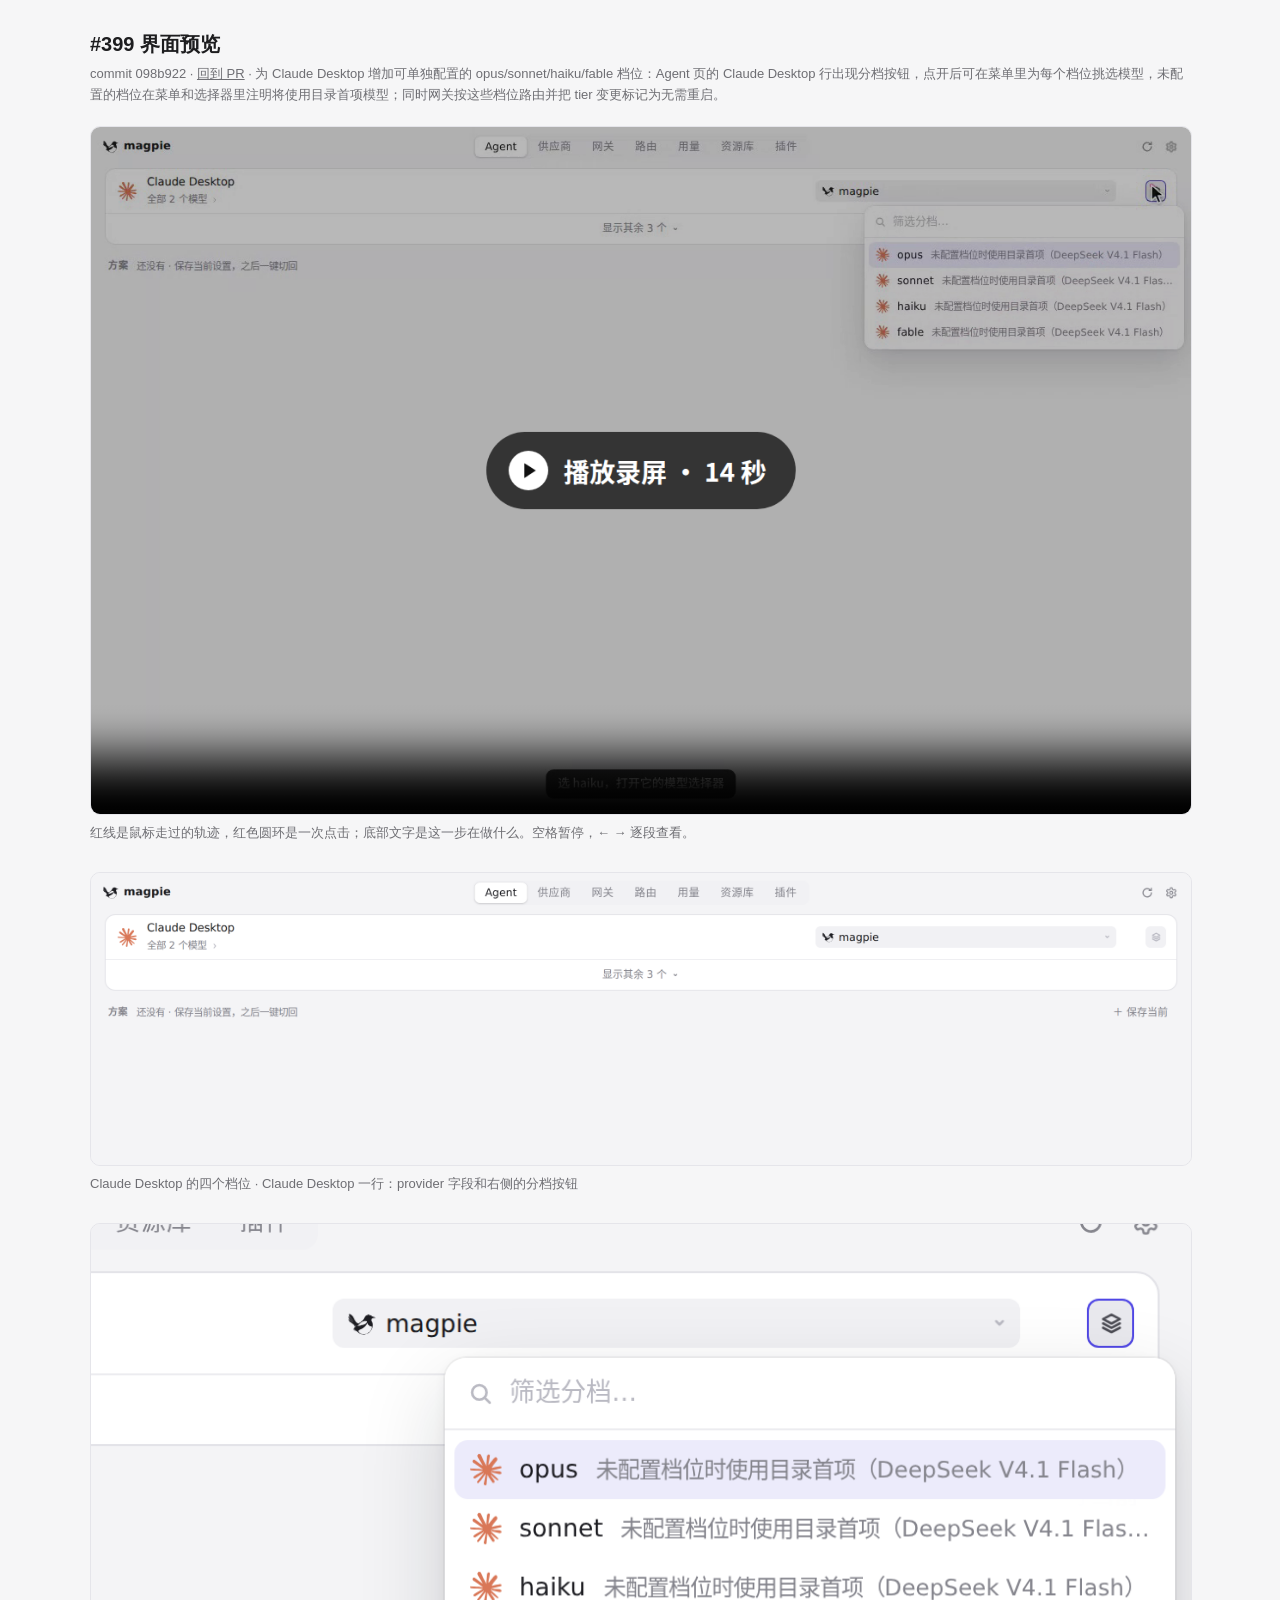
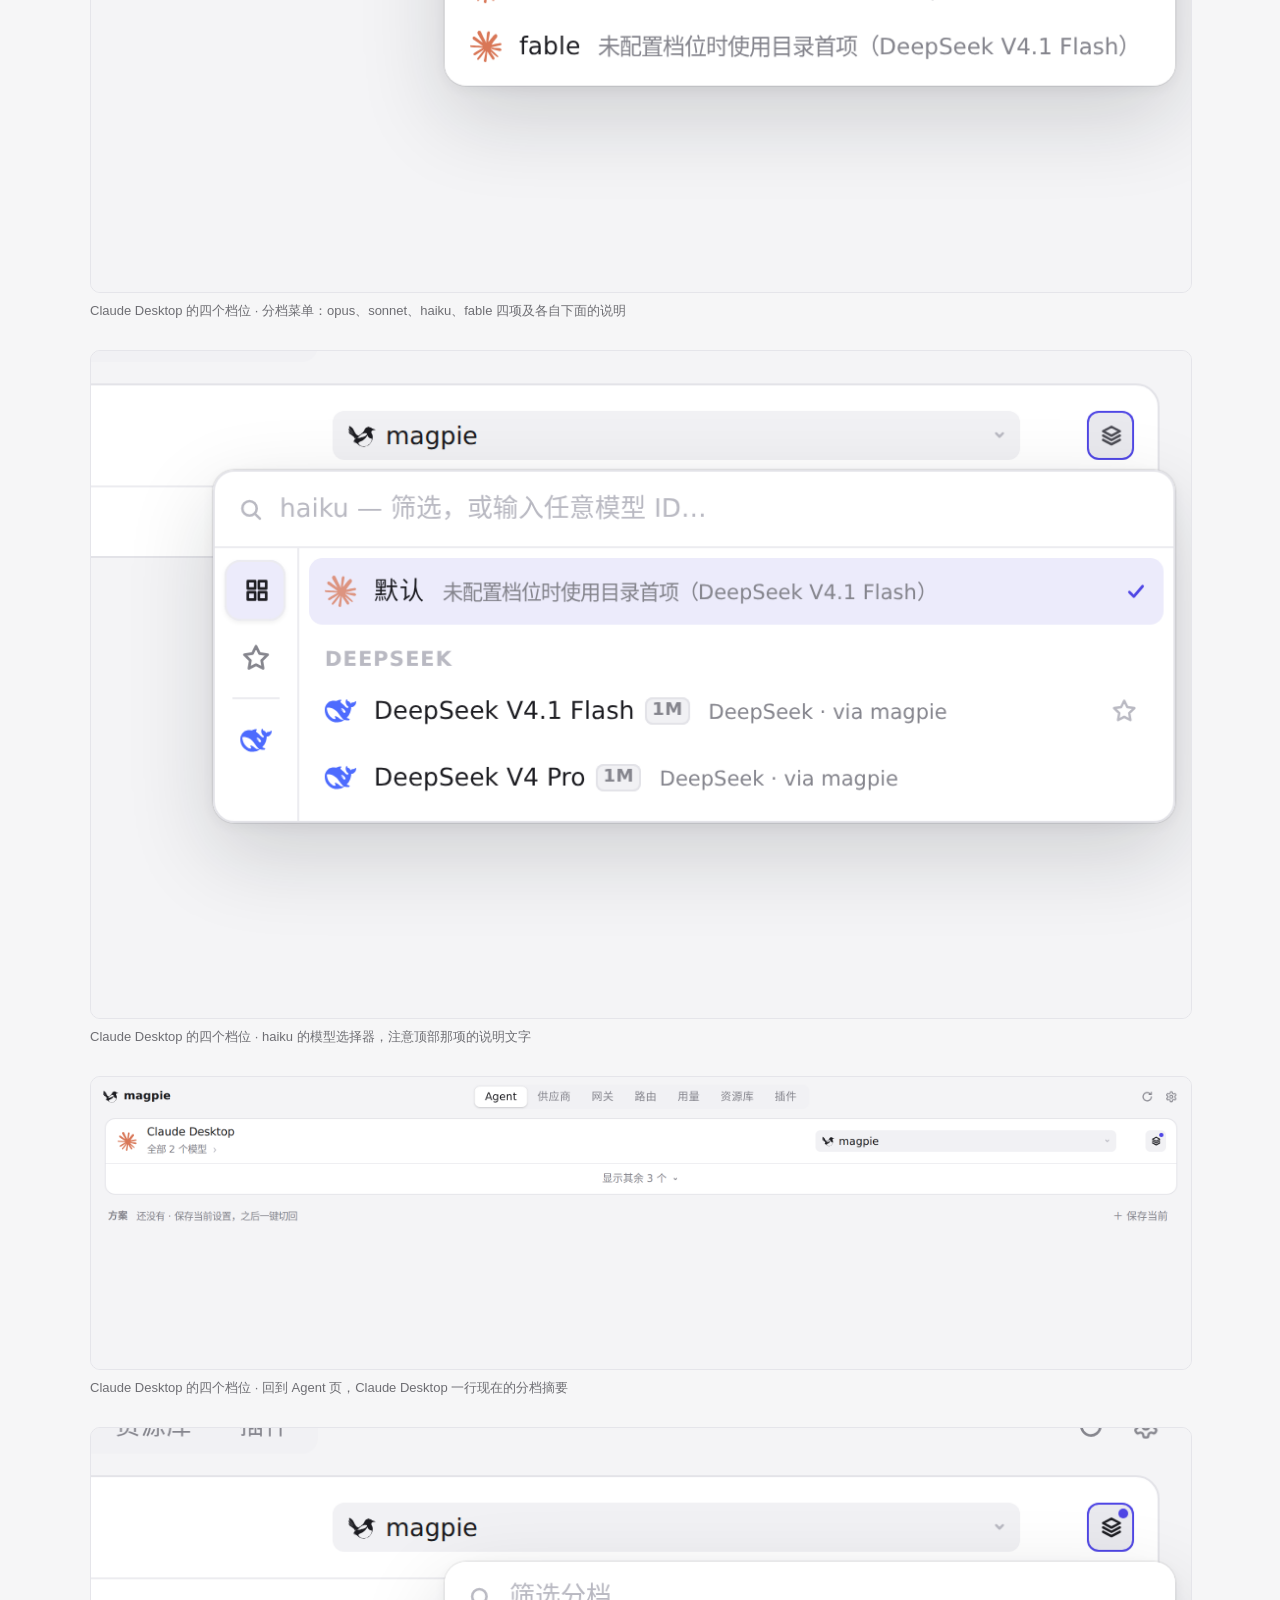
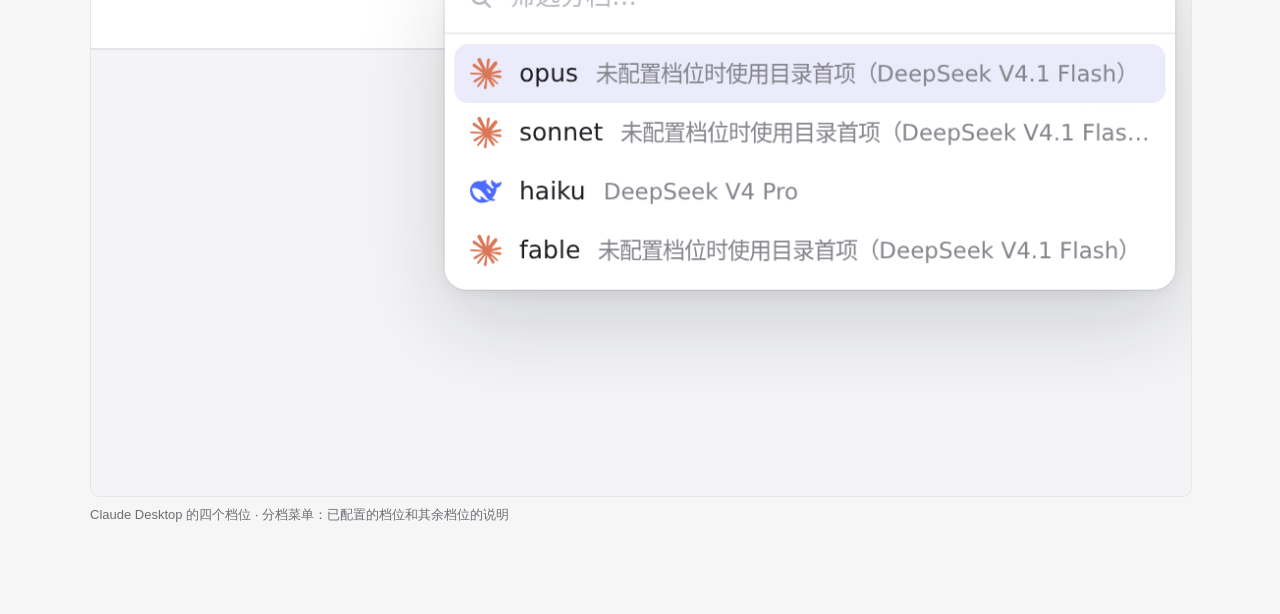
<file: pr-399/098b922/index.html>
<!doctype html><html lang="zh"><meta charset="utf-8"><meta name="viewport" content="width=device-width,initial-scale=1">
<title>#399 界面预览 · 098b922</title>
<style>:root{color-scheme:light dark;--bg:#f6f6f7;--fg:#1d1d1f;--muted:#6e6e73;--card:#fff;--line:#e5e5ea}
@media (prefers-color-scheme:dark){:root{--bg:#111113;--fg:#f2f2f4;--muted:#9a9aa0;--card:#1c1c1f;--line:#2c2c30}}
body{margin:0;background:var(--bg);color:var(--fg);font:15px/1.6 -apple-system,"Segoe UI","PingFang SC","Noto Sans CJK SC",sans-serif}
main{max-width:1100px;margin:0 auto;padding:28px 16px 60px}h1{font-size:20px;margin:0 0 4px}.m{color:var(--muted);font-size:13px;margin:0 0 20px}
video,img{display:block;width:100%;border-radius:10px;border:1px solid var(--line);background:var(--card)}figure{margin:0 0 28px}figcaption{color:var(--muted);font-size:13px;margin-top:8px}
a{color:inherit}</style>
<main><h1>#399 界面预览</h1><p class="m">commit 098b922 · <a href="https://github.com/yetone/magpie/pull/399">回到 PR</a> · 为 Claude Desktop 增加可单独配置的 opus/sonnet/haiku/fable 档位：Agent 页的 Claude Desktop 行出现分档按钮，点开后可在菜单里为每个档位挑选模型，未配置的档位在菜单和选择器里注明将使用目录首项模型；同时网关按这些档位路由并把 tier 变更标记为无需重启。</p>
<figure><video src="preview.mp4" controls autoplay muted playsinline poster="poster.png"></video><figcaption>红线是鼠标走过的轨迹，红色圆环是一次点击；底部文字是这一步在做什么。空格暂停，← → 逐段查看。</figcaption></figure>
<figure><img src="01-desktop-row.png" alt="Claude Desktop 一行：provider 字段和右侧的分档按钮"><figcaption>Claude Desktop 的四个档位 · Claude Desktop 一行：provider 字段和右侧的分档按钮</figcaption></figure>
<figure><img src="02-tiers-menu.png" alt="分档菜单：opus、sonnet、haiku、fable 四项及各自下面的说明"><figcaption>Claude Desktop 的四个档位 · 分档菜单：opus、sonnet、haiku、fable 四项及各自下面的说明</figcaption></figure>
<figure><img src="03-haiku-picker.png" alt="haiku 的模型选择器，注意顶部那项的说明文字"><figcaption>Claude Desktop 的四个档位 · haiku 的模型选择器，注意顶部那项的说明文字</figcaption></figure>
<figure><img src="04-desktop-row-after.png" alt="回到 Agent 页，Claude Desktop 一行现在的分档摘要"><figcaption>Claude Desktop 的四个档位 · 回到 Agent 页，Claude Desktop 一行现在的分档摘要</figcaption></figure>
<figure><img src="05-tiers-menu-after.png" alt="分档菜单：已配置的档位和其余档位的说明"><figcaption>Claude Desktop 的四个档位 · 分档菜单：已配置的档位和其余档位的说明</figcaption></figure>
</main></html>
</file>
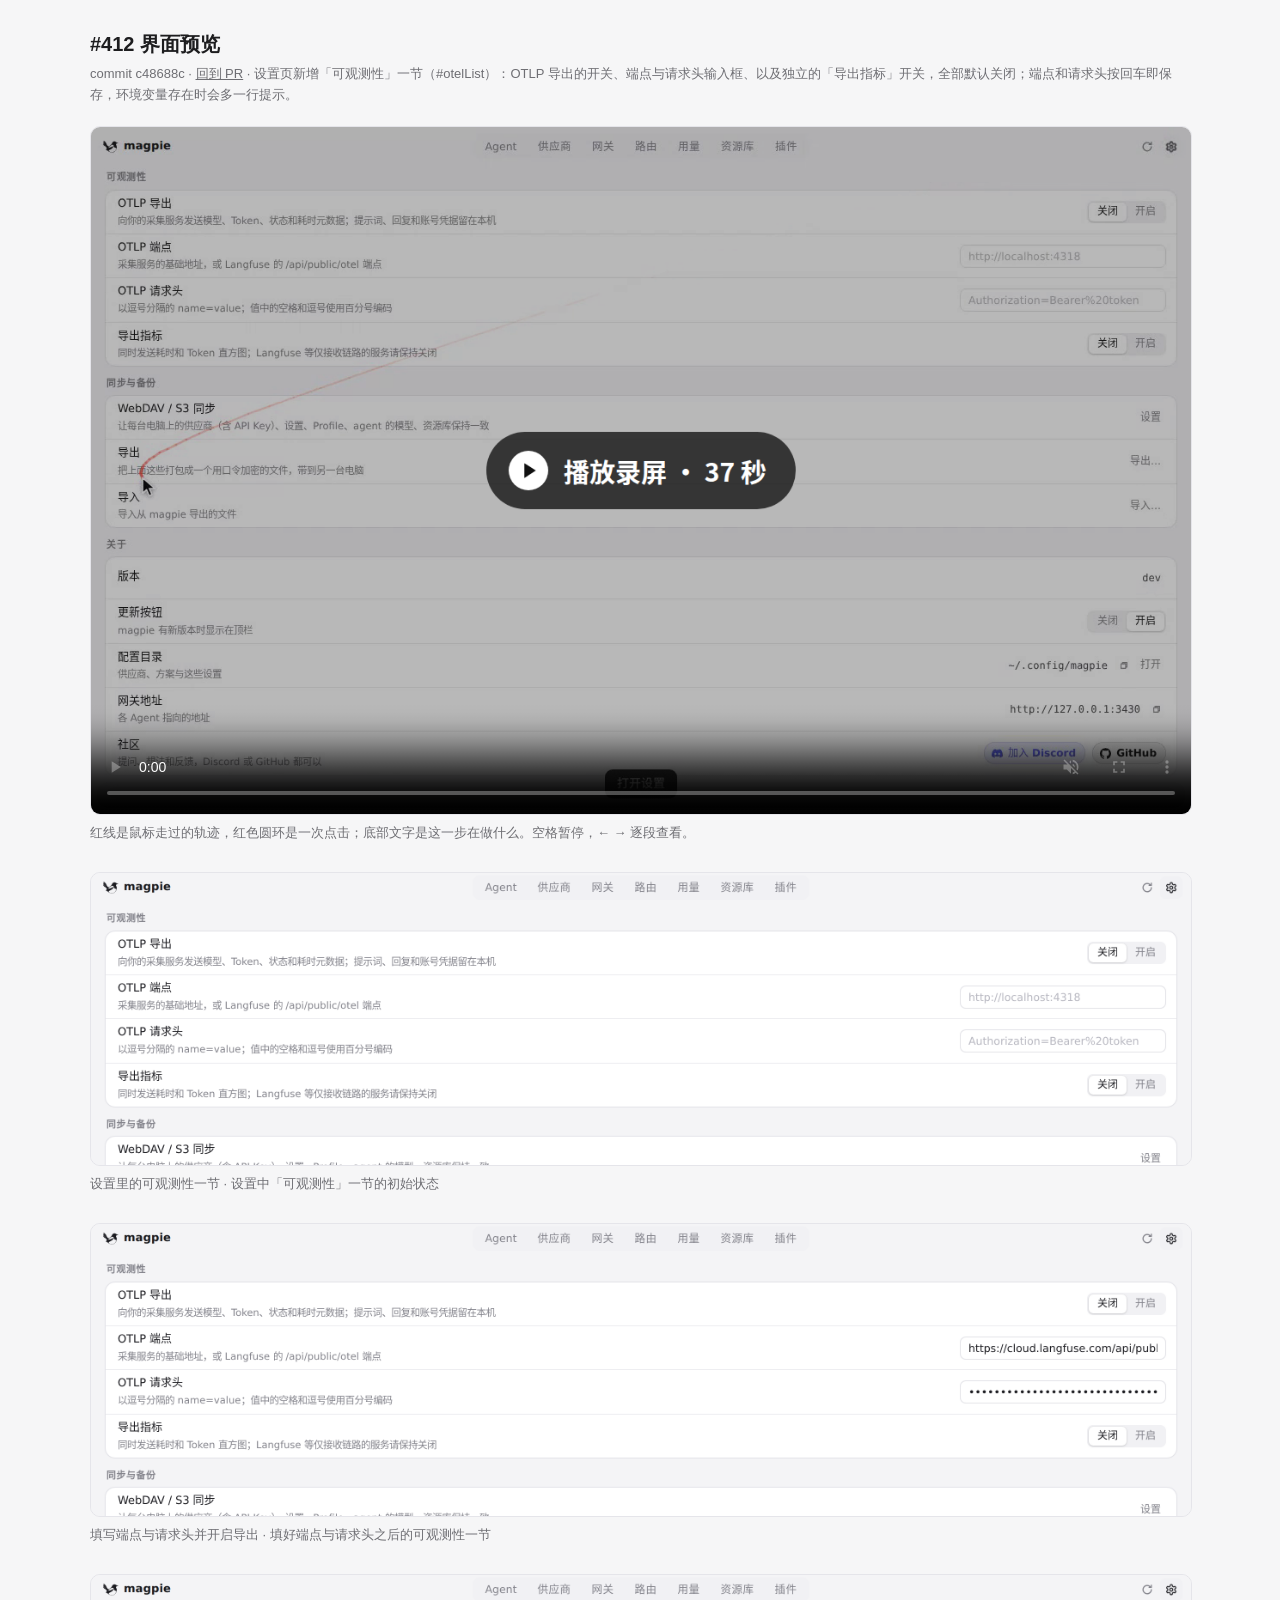
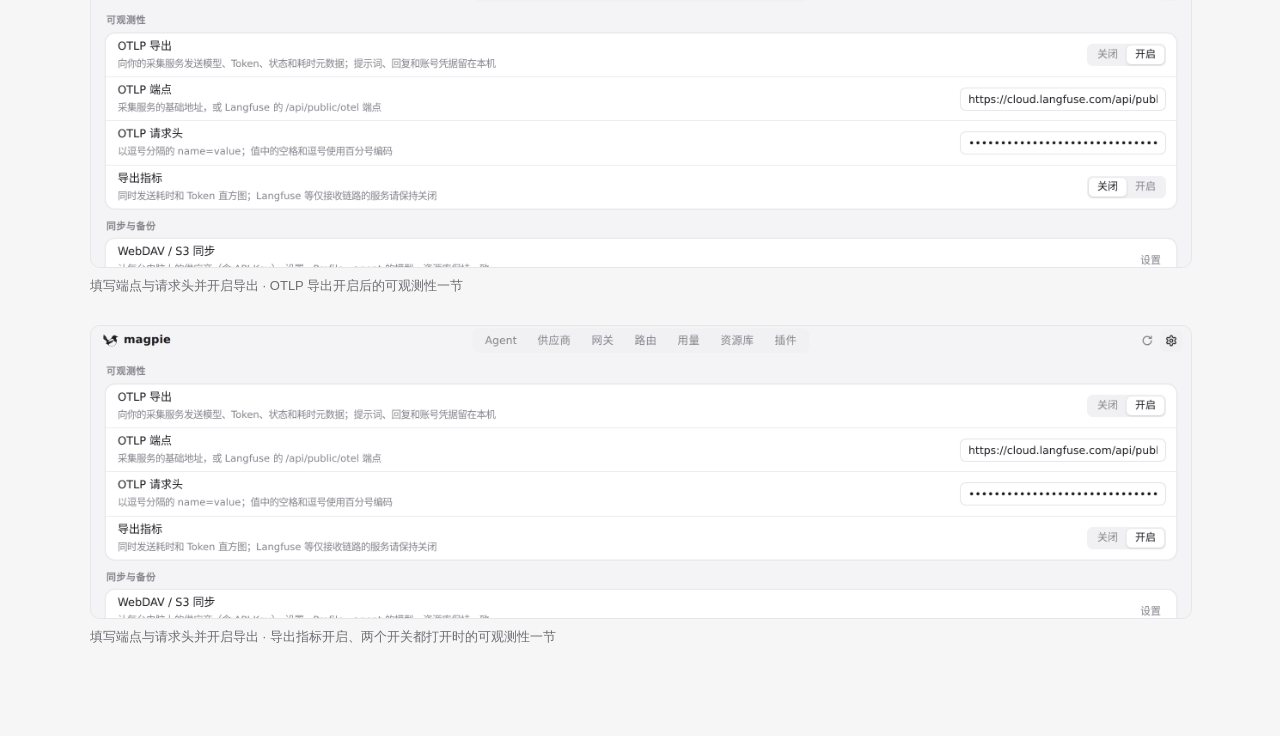
<file: pr-412/c48688c/index.html>
<!doctype html><html lang="zh"><meta charset="utf-8"><meta name="viewport" content="width=device-width,initial-scale=1">
<title>#412 界面预览 · c48688c</title>
<style>:root{color-scheme:light dark;--bg:#f6f6f7;--fg:#1d1d1f;--muted:#6e6e73;--card:#fff;--line:#e5e5ea}
@media (prefers-color-scheme:dark){:root{--bg:#111113;--fg:#f2f2f4;--muted:#9a9aa0;--card:#1c1c1f;--line:#2c2c30}}
body{margin:0;background:var(--bg);color:var(--fg);font:15px/1.6 -apple-system,"Segoe UI","PingFang SC","Noto Sans CJK SC",sans-serif}
main{max-width:1100px;margin:0 auto;padding:28px 16px 60px}h1{font-size:20px;margin:0 0 4px}.m{color:var(--muted);font-size:13px;margin:0 0 20px}
video,img{display:block;width:100%;border-radius:10px;border:1px solid var(--line);background:var(--card)}figure{margin:0 0 28px}figcaption{color:var(--muted);font-size:13px;margin-top:8px}
a{color:inherit}</style>
<main><h1>#412 界面预览</h1><p class="m">commit c48688c · <a href="https://github.com/yetone/magpie/pull/412">回到 PR</a> · 设置页新增「可观测性」一节（#otelList）：OTLP 导出的开关、端点与请求头输入框、以及独立的「导出指标」开关，全部默认关闭；端点和请求头按回车即保存，环境变量存在时会多一行提示。</p>
<figure><video src="preview.mp4" controls autoplay muted playsinline poster="poster.png"></video><figcaption>红线是鼠标走过的轨迹，红色圆环是一次点击；底部文字是这一步在做什么。空格暂停，← → 逐段查看。</figcaption></figure>
<figure><img src="01-otel-section-default.png" alt="设置中「可观测性」一节的初始状态"><figcaption>设置里的可观测性一节 · 设置中「可观测性」一节的初始状态</figcaption></figure>
<figure><img src="02-otel-endpoint-headers.png" alt="填好端点与请求头之后的可观测性一节"><figcaption>填写端点与请求头并开启导出 · 填好端点与请求头之后的可观测性一节</figcaption></figure>
<figure><img src="03-otel-export-on.png" alt="OTLP 导出开启后的可观测性一节"><figcaption>填写端点与请求头并开启导出 · OTLP 导出开启后的可观测性一节</figcaption></figure>
<figure><img src="04-otel-metrics-on.png" alt="导出指标开启、两个开关都打开时的可观测性一节"><figcaption>填写端点与请求头并开启导出 · 导出指标开启、两个开关都打开时的可观测性一节</figcaption></figure>
</main></html>
</file>
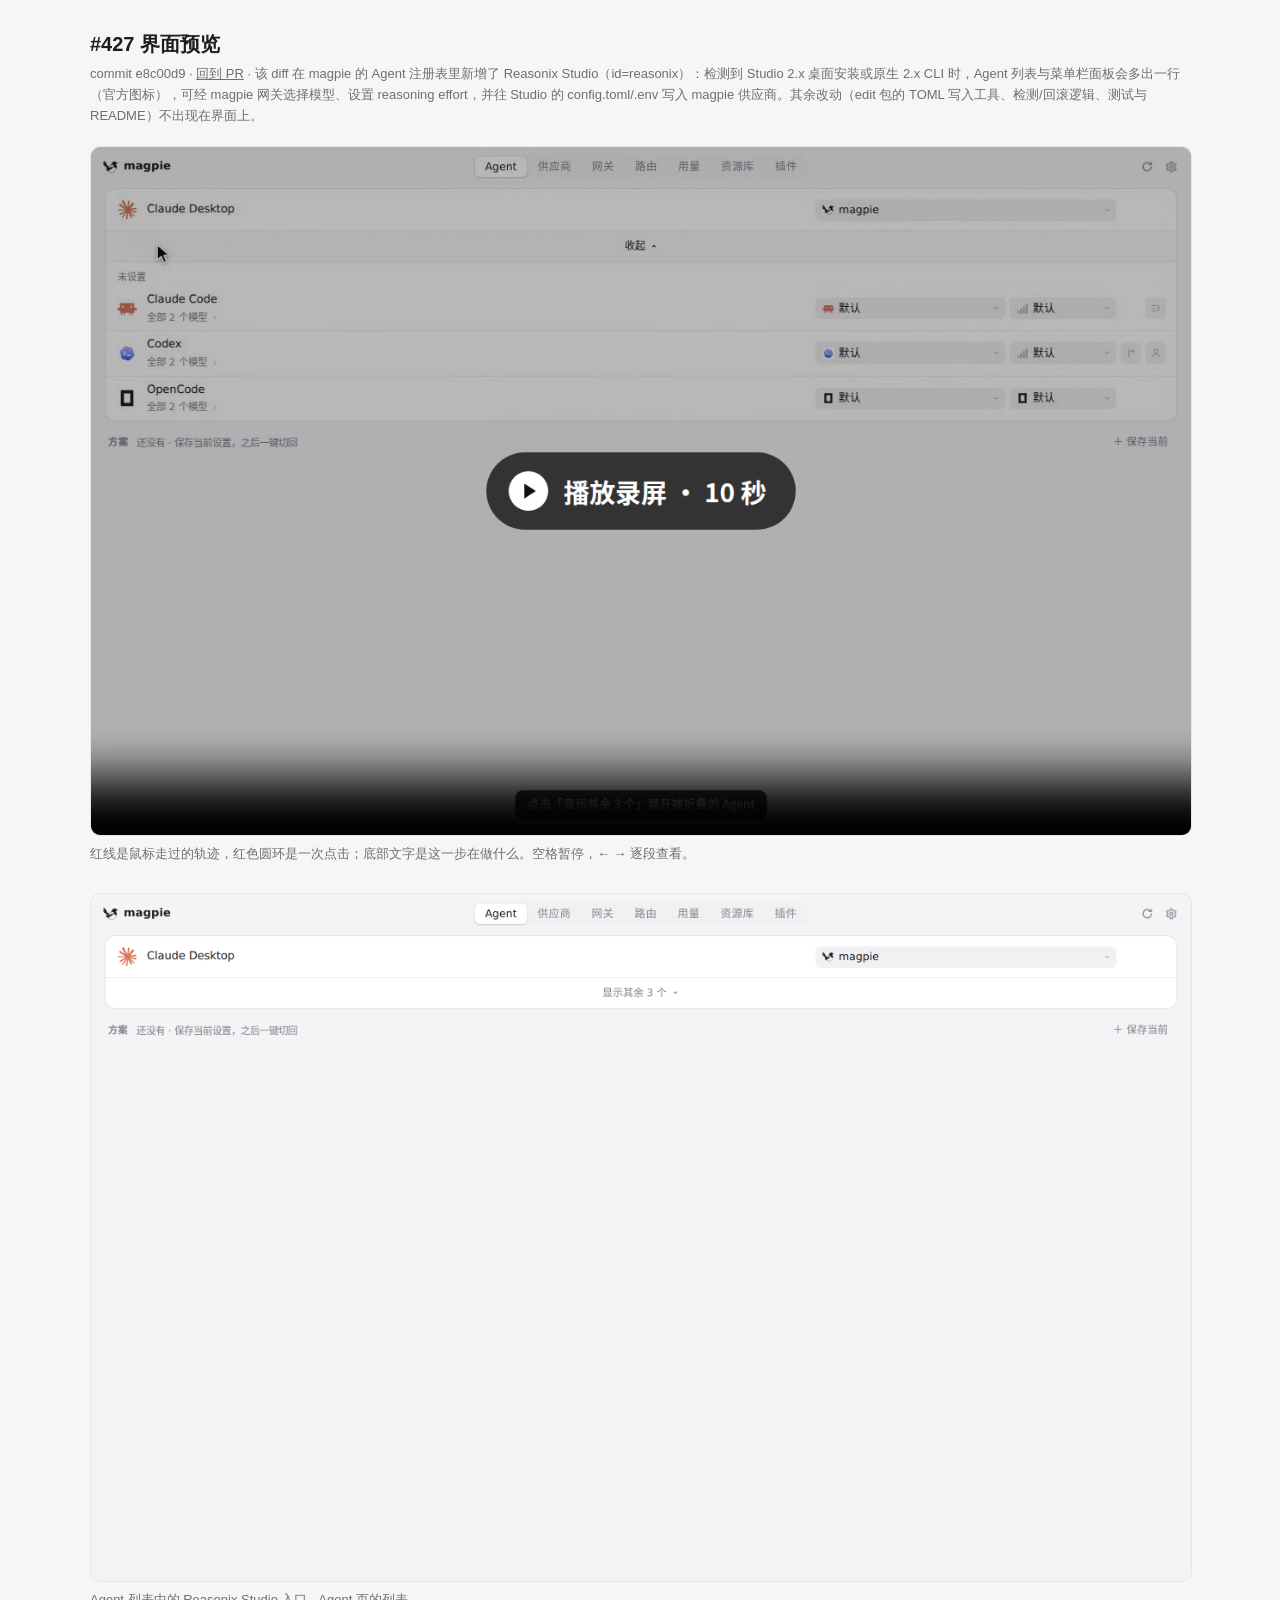
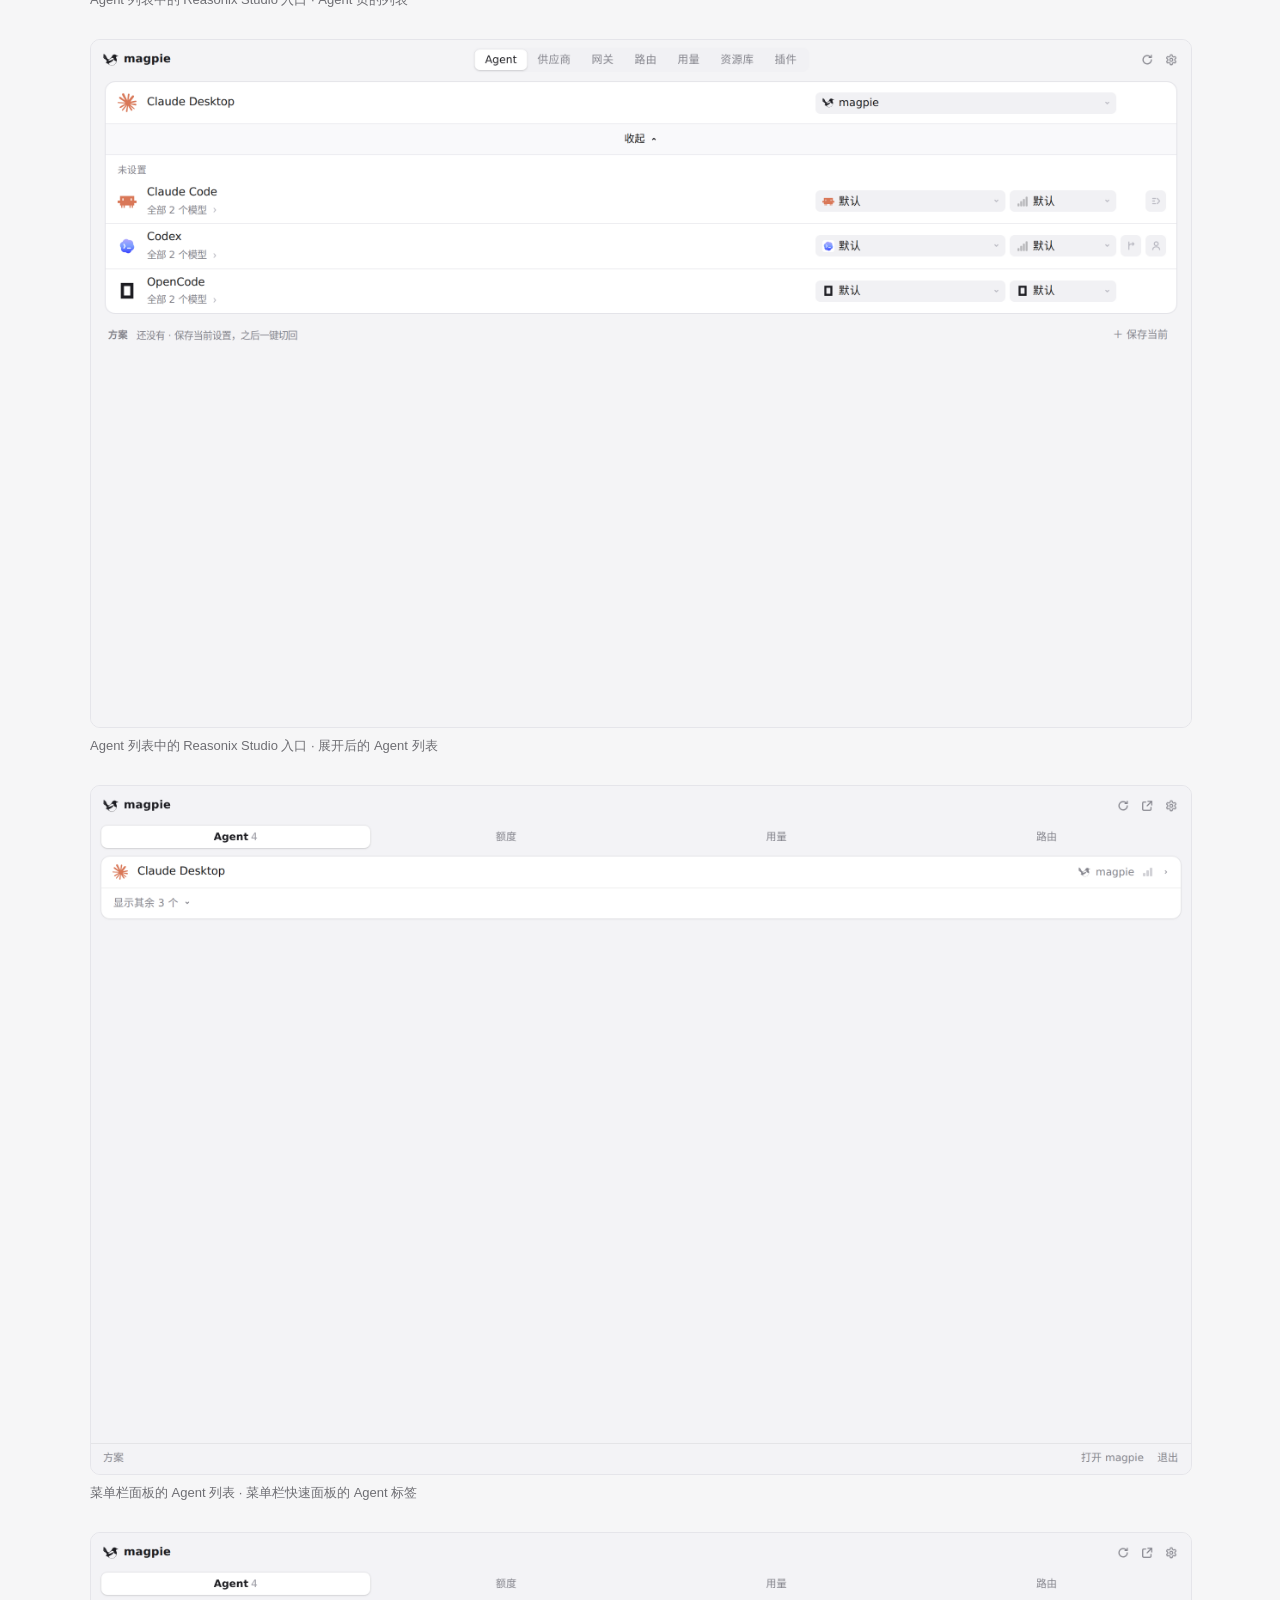
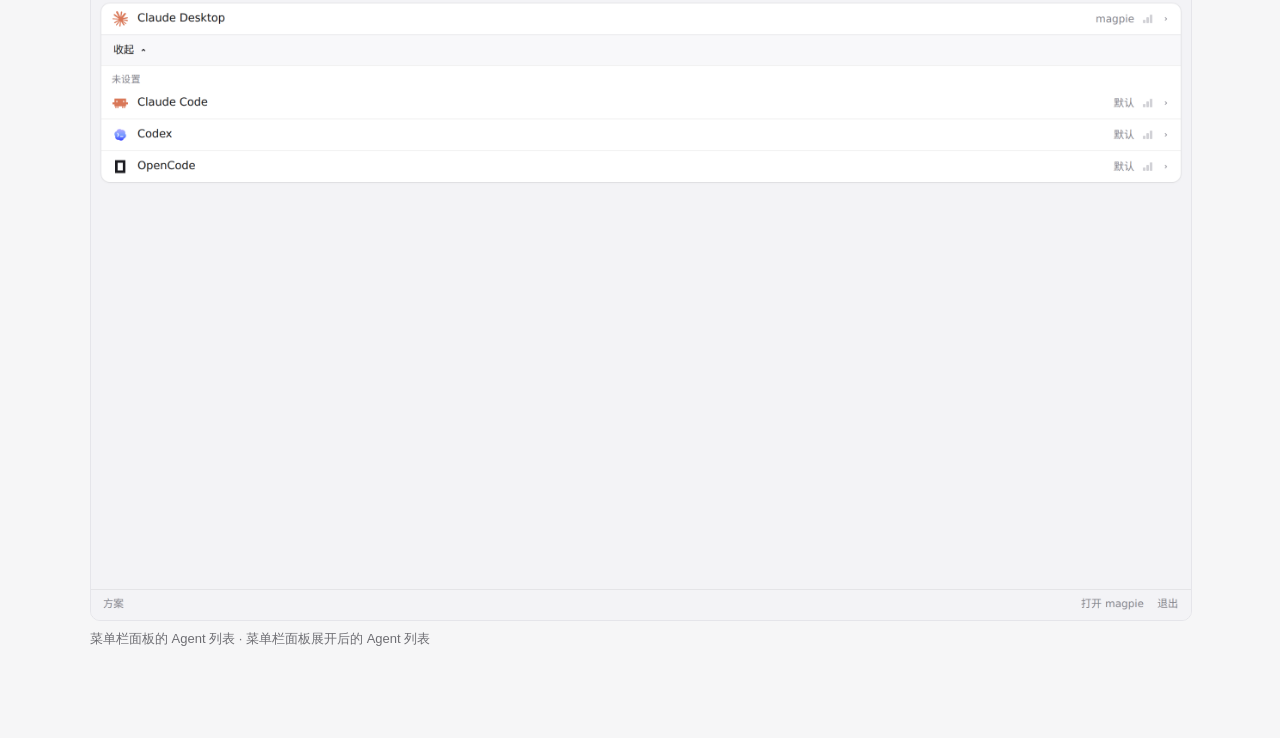
<file: pr-427/e8c00d9/index.html>
<!doctype html><html lang="zh"><meta charset="utf-8"><meta name="viewport" content="width=device-width,initial-scale=1">
<title>#427 界面预览 · e8c00d9</title>
<style>:root{color-scheme:light dark;--bg:#f6f6f7;--fg:#1d1d1f;--muted:#6e6e73;--card:#fff;--line:#e5e5ea}
@media (prefers-color-scheme:dark){:root{--bg:#111113;--fg:#f2f2f4;--muted:#9a9aa0;--card:#1c1c1f;--line:#2c2c30}}
body{margin:0;background:var(--bg);color:var(--fg);font:15px/1.6 -apple-system,"Segoe UI","PingFang SC","Noto Sans CJK SC",sans-serif}
main{max-width:1100px;margin:0 auto;padding:28px 16px 60px}h1{font-size:20px;margin:0 0 4px}.m{color:var(--muted);font-size:13px;margin:0 0 20px}
video,img{display:block;width:100%;border-radius:10px;border:1px solid var(--line);background:var(--card)}figure{margin:0 0 28px}figcaption{color:var(--muted);font-size:13px;margin-top:8px}
a{color:inherit}</style>
<main><h1>#427 界面预览</h1><p class="m">commit e8c00d9 · <a href="https://github.com/yetone/magpie/pull/427">回到 PR</a> · 该 diff 在 magpie 的 Agent 注册表里新增了 Reasonix Studio（id=reasonix）：检测到 Studio 2.x 桌面安装或原生 2.x CLI 时，Agent 列表与菜单栏面板会多出一行（官方图标），可经 magpie 网关选择模型、设置 reasoning effort，并往 Studio 的 config.toml/.env 写入 magpie 供应商。其余改动（edit 包的 TOML 写入工具、检测/回滚逻辑、测试与 README）不出现在界面上。</p>
<figure><video src="preview.mp4" controls autoplay muted playsinline poster="poster.png"></video><figcaption>红线是鼠标走过的轨迹，红色圆环是一次点击；底部文字是这一步在做什么。空格暂停，← → 逐段查看。</figcaption></figure>
<figure><img src="01-agents-list.png" alt="Agent 页的列表"><figcaption>Agent 列表中的 Reasonix Studio 入口 · Agent 页的列表</figcaption></figure>
<figure><img src="02-agents-all.png" alt="展开后的 Agent 列表"><figcaption>Agent 列表中的 Reasonix Studio 入口 · 展开后的 Agent 列表</figcaption></figure>
<figure><img src="03-panel-agents.png" alt="菜单栏快速面板的 Agent 标签"><figcaption>菜单栏面板的 Agent 列表 · 菜单栏快速面板的 Agent 标签</figcaption></figure>
<figure><img src="04-panel-agents-all.png" alt="菜单栏面板展开后的 Agent 列表"><figcaption>菜单栏面板的 Agent 列表 · 菜单栏面板展开后的 Agent 列表</figcaption></figure>
</main></html>
</file>
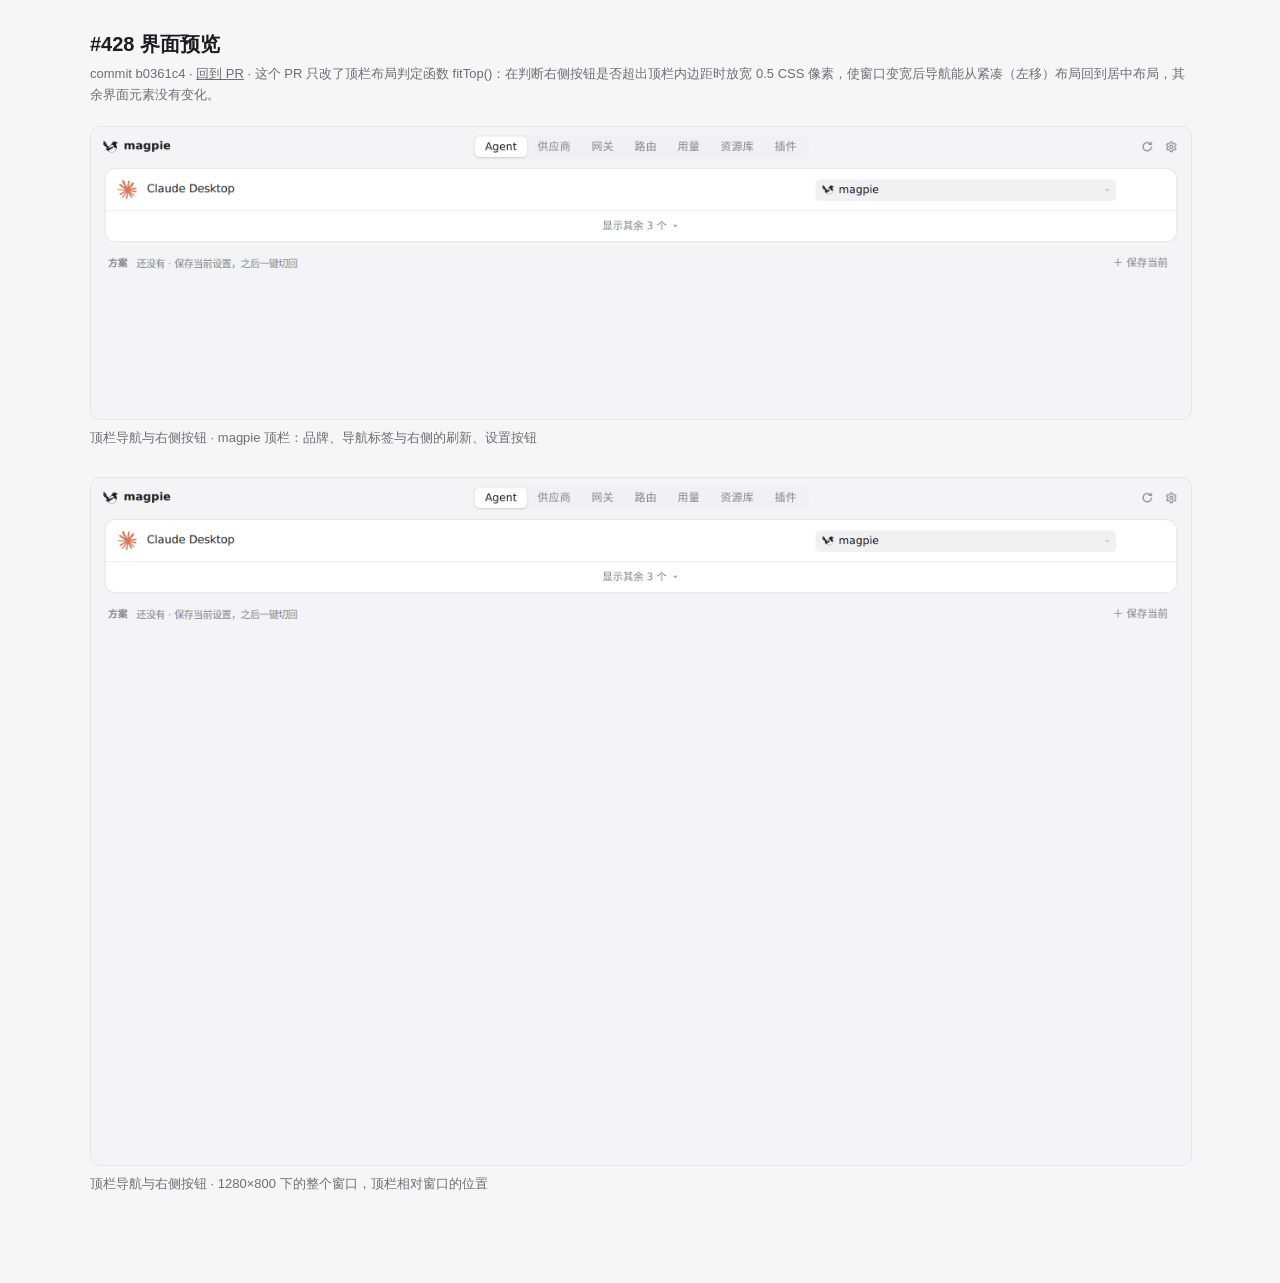
<file: pr-428/b0361c4/index.html>
<!doctype html><html lang="zh"><meta charset="utf-8"><meta name="viewport" content="width=device-width,initial-scale=1">
<title>#428 界面预览 · b0361c4</title>
<style>:root{color-scheme:light dark;--bg:#f6f6f7;--fg:#1d1d1f;--muted:#6e6e73;--card:#fff;--line:#e5e5ea}
@media (prefers-color-scheme:dark){:root{--bg:#111113;--fg:#f2f2f4;--muted:#9a9aa0;--card:#1c1c1f;--line:#2c2c30}}
body{margin:0;background:var(--bg);color:var(--fg);font:15px/1.6 -apple-system,"Segoe UI","PingFang SC","Noto Sans CJK SC",sans-serif}
main{max-width:1100px;margin:0 auto;padding:28px 16px 60px}h1{font-size:20px;margin:0 0 4px}.m{color:var(--muted);font-size:13px;margin:0 0 20px}
video,img{display:block;width:100%;border-radius:10px;border:1px solid var(--line);background:var(--card)}figure{margin:0 0 28px}figcaption{color:var(--muted);font-size:13px;margin-top:8px}
a{color:inherit}</style>
<main><h1>#428 界面预览</h1><p class="m">commit b0361c4 · <a href="https://github.com/yetone/magpie/pull/428">回到 PR</a> · 这个 PR 只改了顶栏布局判定函数 fitTop()：在判断右侧按钮是否超出顶栏内边距时放宽 0.5 CSS 像素，使窗口变宽后导航能从紧凑（左移）布局回到居中布局，其余界面元素没有变化。</p>

<figure><img src="01-header-nav.png" alt="magpie 顶栏：品牌、导航标签与右侧的刷新、设置按钮"><figcaption>顶栏导航与右侧按钮 · magpie 顶栏：品牌、导航标签与右侧的刷新、设置按钮</figcaption></figure>
<figure><img src="02-window-default.png" alt="1280×800 下的整个窗口，顶栏相对窗口的位置"><figcaption>顶栏导航与右侧按钮 · 1280×800 下的整个窗口，顶栏相对窗口的位置</figcaption></figure>
</main></html>
</file>
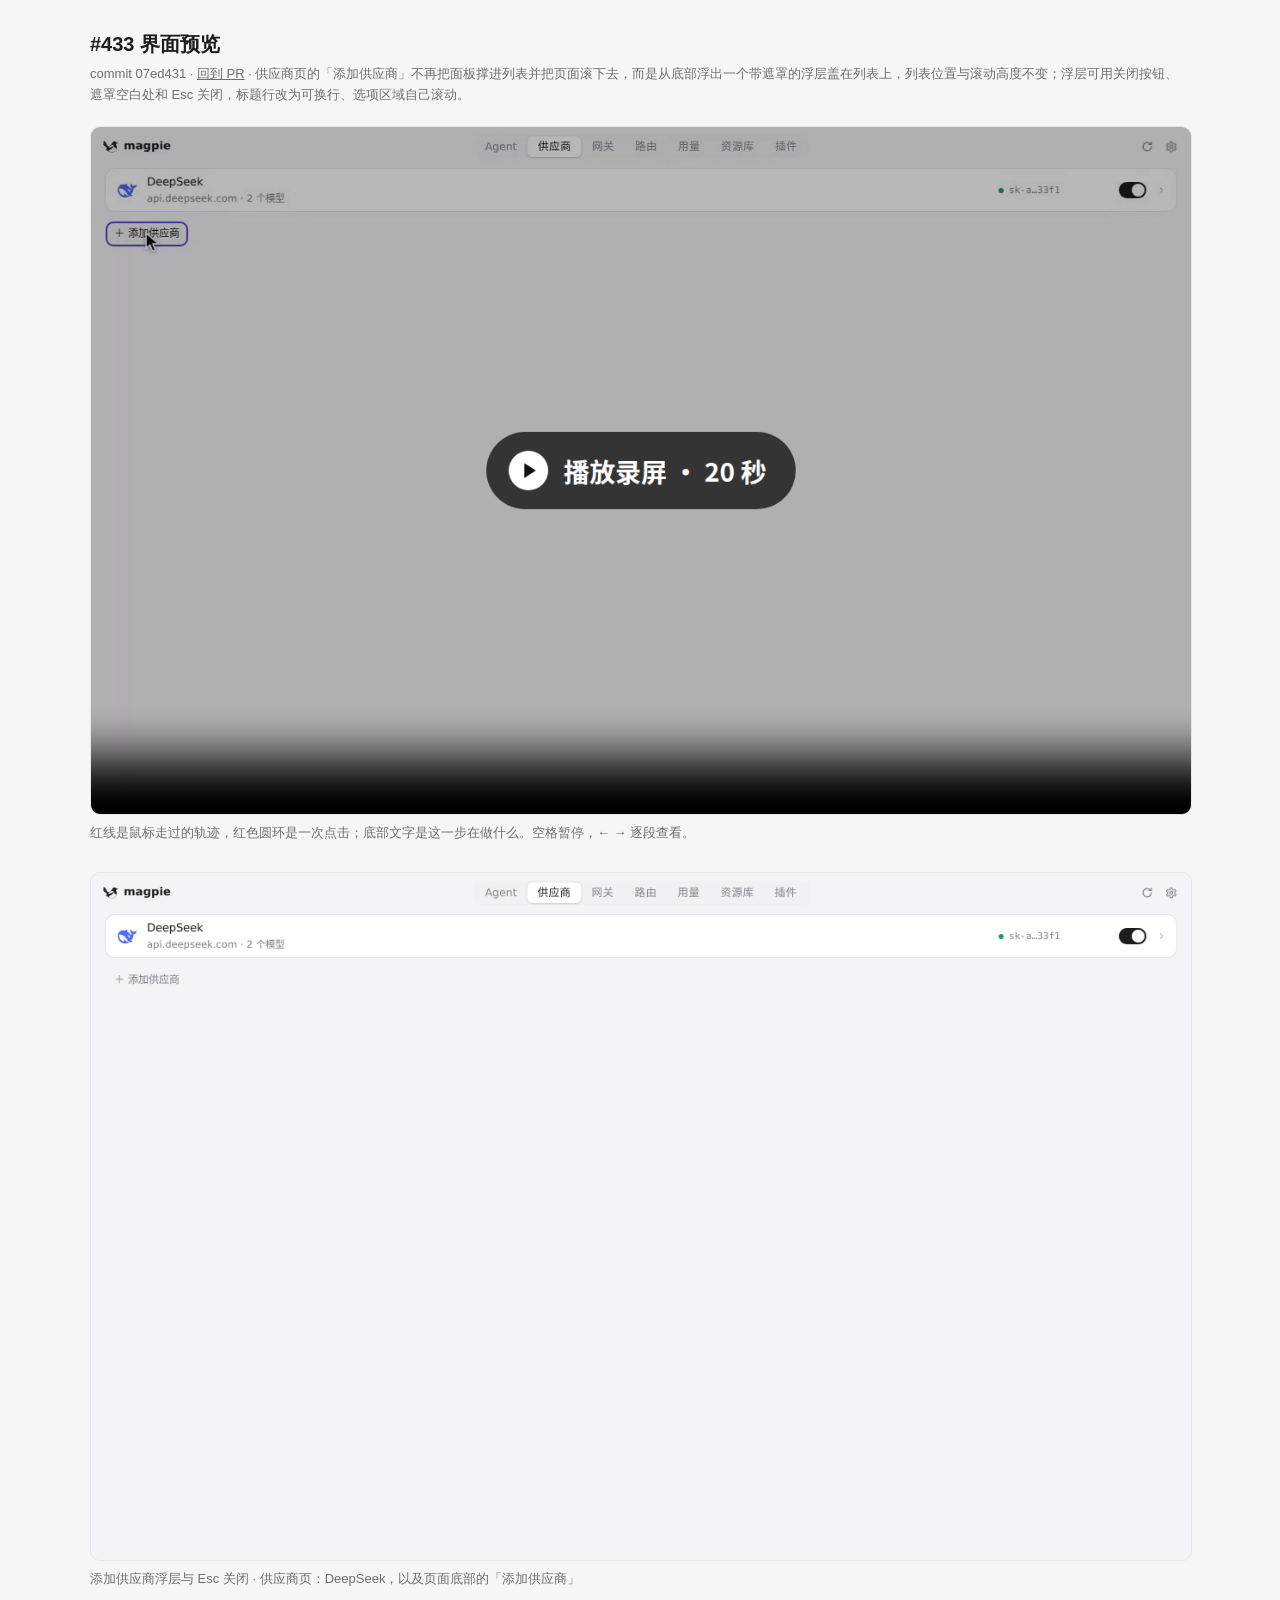
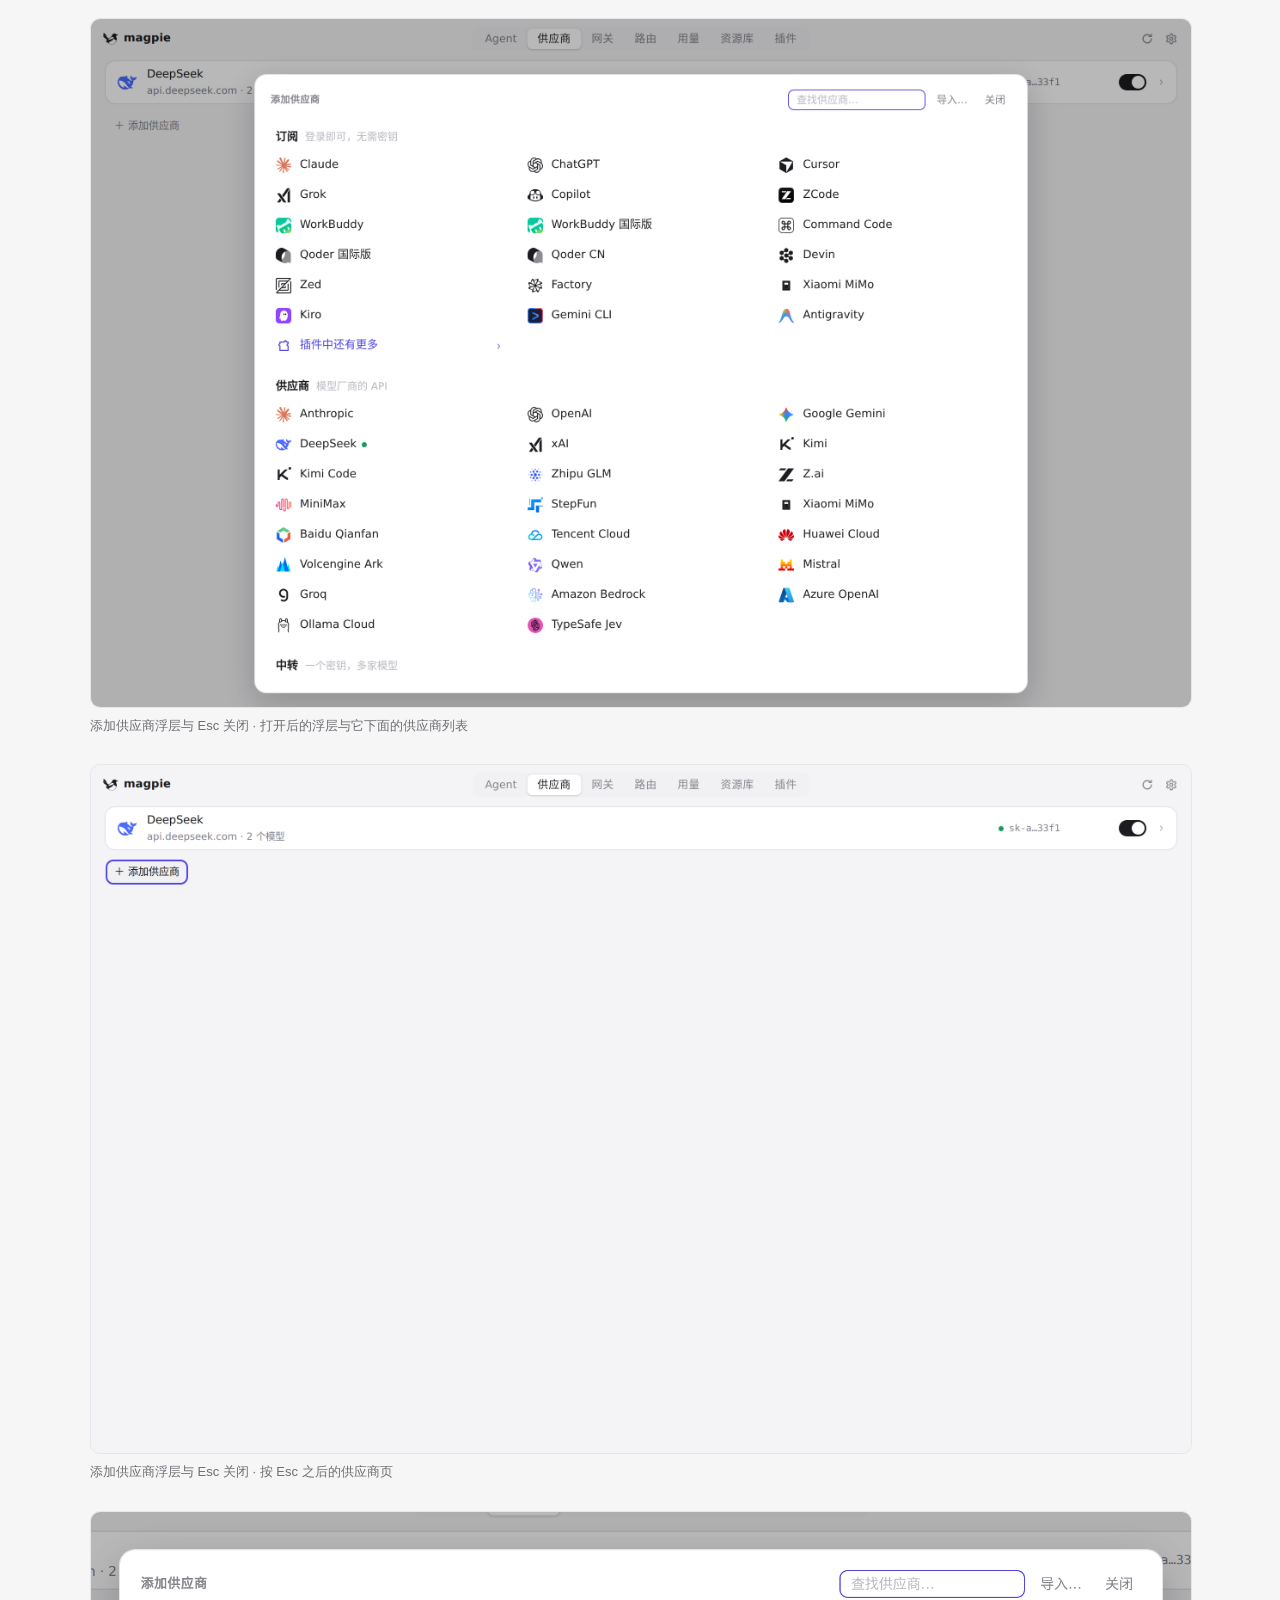
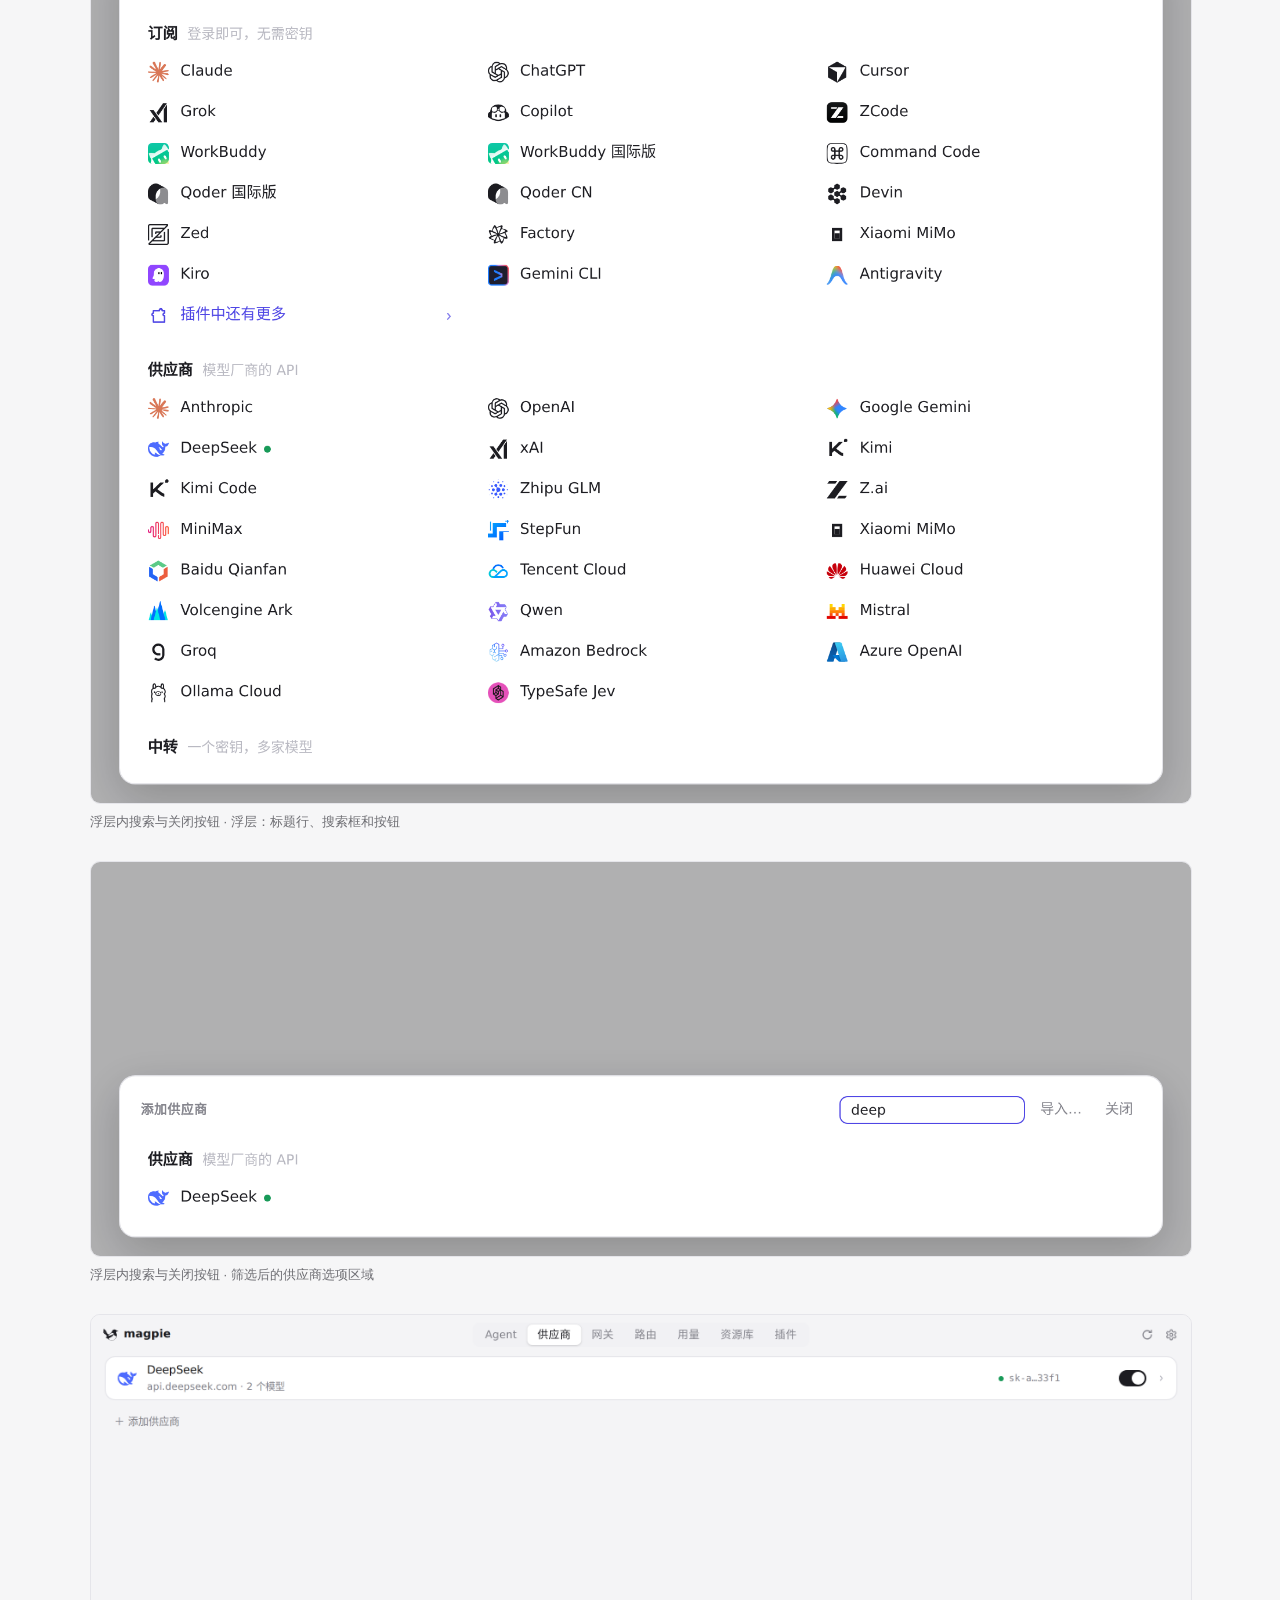
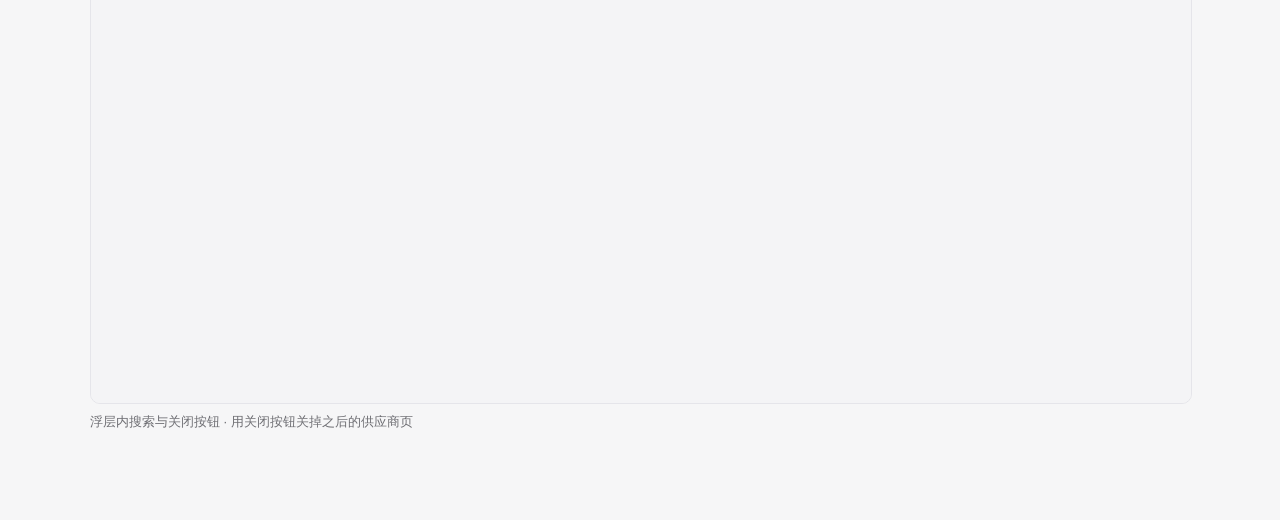
<file: pr-433/07ed431/index.html>
<!doctype html><html lang="zh"><meta charset="utf-8"><meta name="viewport" content="width=device-width,initial-scale=1">
<title>#433 界面预览 · 07ed431</title>
<style>:root{color-scheme:light dark;--bg:#f6f6f7;--fg:#1d1d1f;--muted:#6e6e73;--card:#fff;--line:#e5e5ea}
@media (prefers-color-scheme:dark){:root{--bg:#111113;--fg:#f2f2f4;--muted:#9a9aa0;--card:#1c1c1f;--line:#2c2c30}}
body{margin:0;background:var(--bg);color:var(--fg);font:15px/1.6 -apple-system,"Segoe UI","PingFang SC","Noto Sans CJK SC",sans-serif}
main{max-width:1100px;margin:0 auto;padding:28px 16px 60px}h1{font-size:20px;margin:0 0 4px}.m{color:var(--muted);font-size:13px;margin:0 0 20px}
video,img{display:block;width:100%;border-radius:10px;border:1px solid var(--line);background:var(--card)}figure{margin:0 0 28px}figcaption{color:var(--muted);font-size:13px;margin-top:8px}
a{color:inherit}</style>
<main><h1>#433 界面预览</h1><p class="m">commit 07ed431 · <a href="https://github.com/yetone/magpie/pull/433">回到 PR</a> · 供应商页的「添加供应商」不再把面板撑进列表并把页面滚下去，而是从底部浮出一个带遮罩的浮层盖在列表上，列表位置与滚动高度不变；浮层可用关闭按钮、遮罩空白处和 Esc 关闭，标题行改为可换行、选项区域自己滚动。</p>
<figure><video src="preview.mp4" controls autoplay muted playsinline poster="poster.png"></video><figcaption>红线是鼠标走过的轨迹，红色圆环是一次点击；底部文字是这一步在做什么。空格暂停，← → 逐段查看。</figcaption></figure>
<figure><img src="01-providers-before.png" alt="供应商页：DeepSeek，以及页面底部的「添加供应商」"><figcaption>添加供应商浮层与 Esc 关闭 · 供应商页：DeepSeek，以及页面底部的「添加供应商」</figcaption></figure>
<figure><img src="02-add-overlay.png" alt="打开后的浮层与它下面的供应商列表"><figcaption>添加供应商浮层与 Esc 关闭 · 打开后的浮层与它下面的供应商列表</figcaption></figure>
<figure><img src="03-after-escape.png" alt="按 Esc 之后的供应商页"><figcaption>添加供应商浮层与 Esc 关闭 · 按 Esc 之后的供应商页</figcaption></figure>
<figure><img src="04-sheet-open.png" alt="浮层：标题行、搜索框和按钮"><figcaption>浮层内搜索与关闭按钮 · 浮层：标题行、搜索框和按钮</figcaption></figure>
<figure><img src="05-sheet-filtered.png" alt="筛选后的供应商选项区域"><figcaption>浮层内搜索与关闭按钮 · 筛选后的供应商选项区域</figcaption></figure>
<figure><img src="06-after-close-button.png" alt="用关闭按钮关掉之后的供应商页"><figcaption>浮层内搜索与关闭按钮 · 用关闭按钮关掉之后的供应商页</figcaption></figure>
</main></html>
</file>
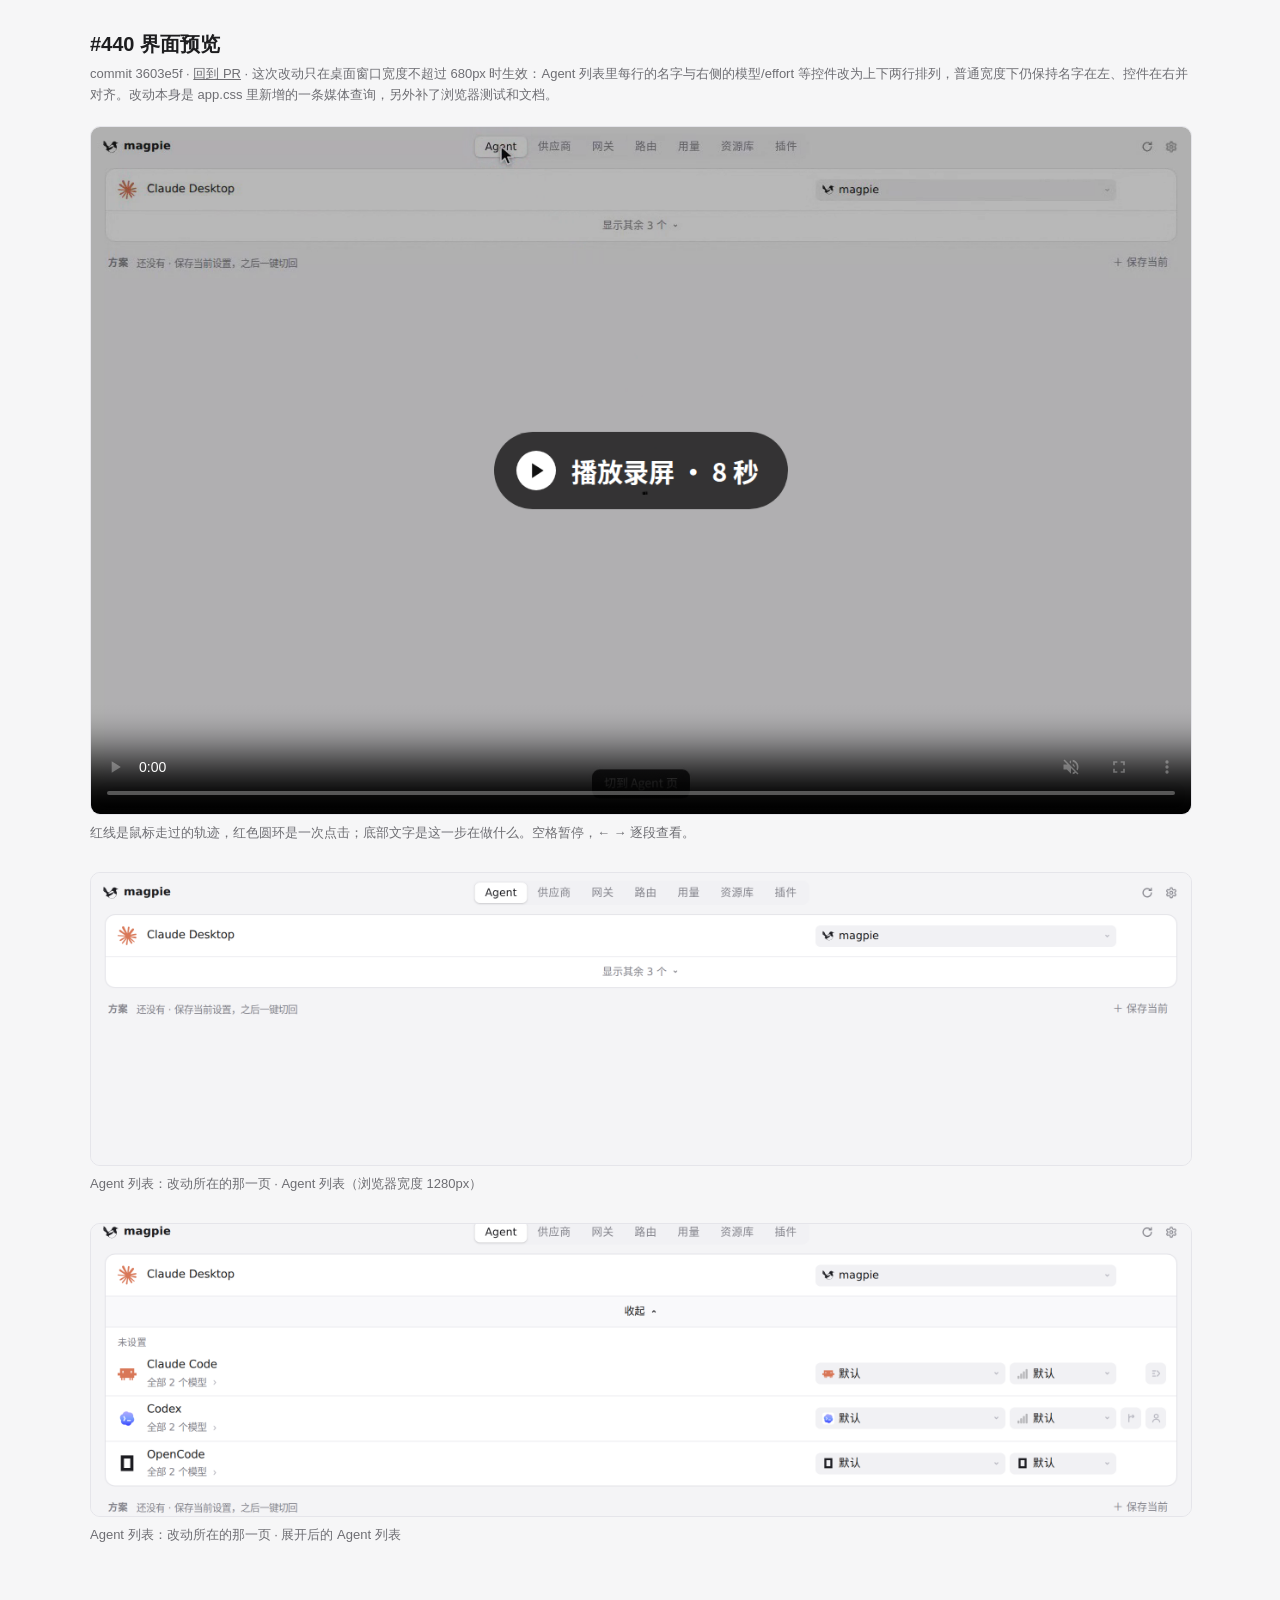
<file: pr-440/3603e5f/index.html>
<!doctype html><html lang="zh"><meta charset="utf-8"><meta name="viewport" content="width=device-width,initial-scale=1">
<title>#440 界面预览 · 3603e5f</title>
<style>:root{color-scheme:light dark;--bg:#f6f6f7;--fg:#1d1d1f;--muted:#6e6e73;--card:#fff;--line:#e5e5ea}
@media (prefers-color-scheme:dark){:root{--bg:#111113;--fg:#f2f2f4;--muted:#9a9aa0;--card:#1c1c1f;--line:#2c2c30}}
body{margin:0;background:var(--bg);color:var(--fg);font:15px/1.6 -apple-system,"Segoe UI","PingFang SC","Noto Sans CJK SC",sans-serif}
main{max-width:1100px;margin:0 auto;padding:28px 16px 60px}h1{font-size:20px;margin:0 0 4px}.m{color:var(--muted);font-size:13px;margin:0 0 20px}
video,img{display:block;width:100%;border-radius:10px;border:1px solid var(--line);background:var(--card)}figure{margin:0 0 28px}figcaption{color:var(--muted);font-size:13px;margin-top:8px}
a{color:inherit}</style>
<main><h1>#440 界面预览</h1><p class="m">commit 3603e5f · <a href="https://github.com/yetone/magpie/pull/440">回到 PR</a> · 这次改动只在桌面窗口宽度不超过 680px 时生效：Agent 列表里每行的名字与右侧的模型/effort 等控件改为上下两行排列，普通宽度下仍保持名字在左、控件在右并对齐。改动本身是 app.css 里新增的一条媒体查询，另外补了浏览器测试和文档。</p>
<figure><video src="preview.mp4" controls autoplay muted playsinline poster="poster.png"></video><figcaption>红线是鼠标走过的轨迹，红色圆环是一次点击；底部文字是这一步在做什么。空格暂停，← → 逐段查看。</figcaption></figure>
<figure><img src="01-agents-list-wide.png" alt="Agent 列表（浏览器宽度 1280px）"><figcaption>Agent 列表：改动所在的那一页 · Agent 列表（浏览器宽度 1280px）</figcaption></figure>
<figure><img src="02-agents-list-expanded.png" alt="展开后的 Agent 列表"><figcaption>Agent 列表：改动所在的那一页 · 展开后的 Agent 列表</figcaption></figure>
</main></html>
</file>
